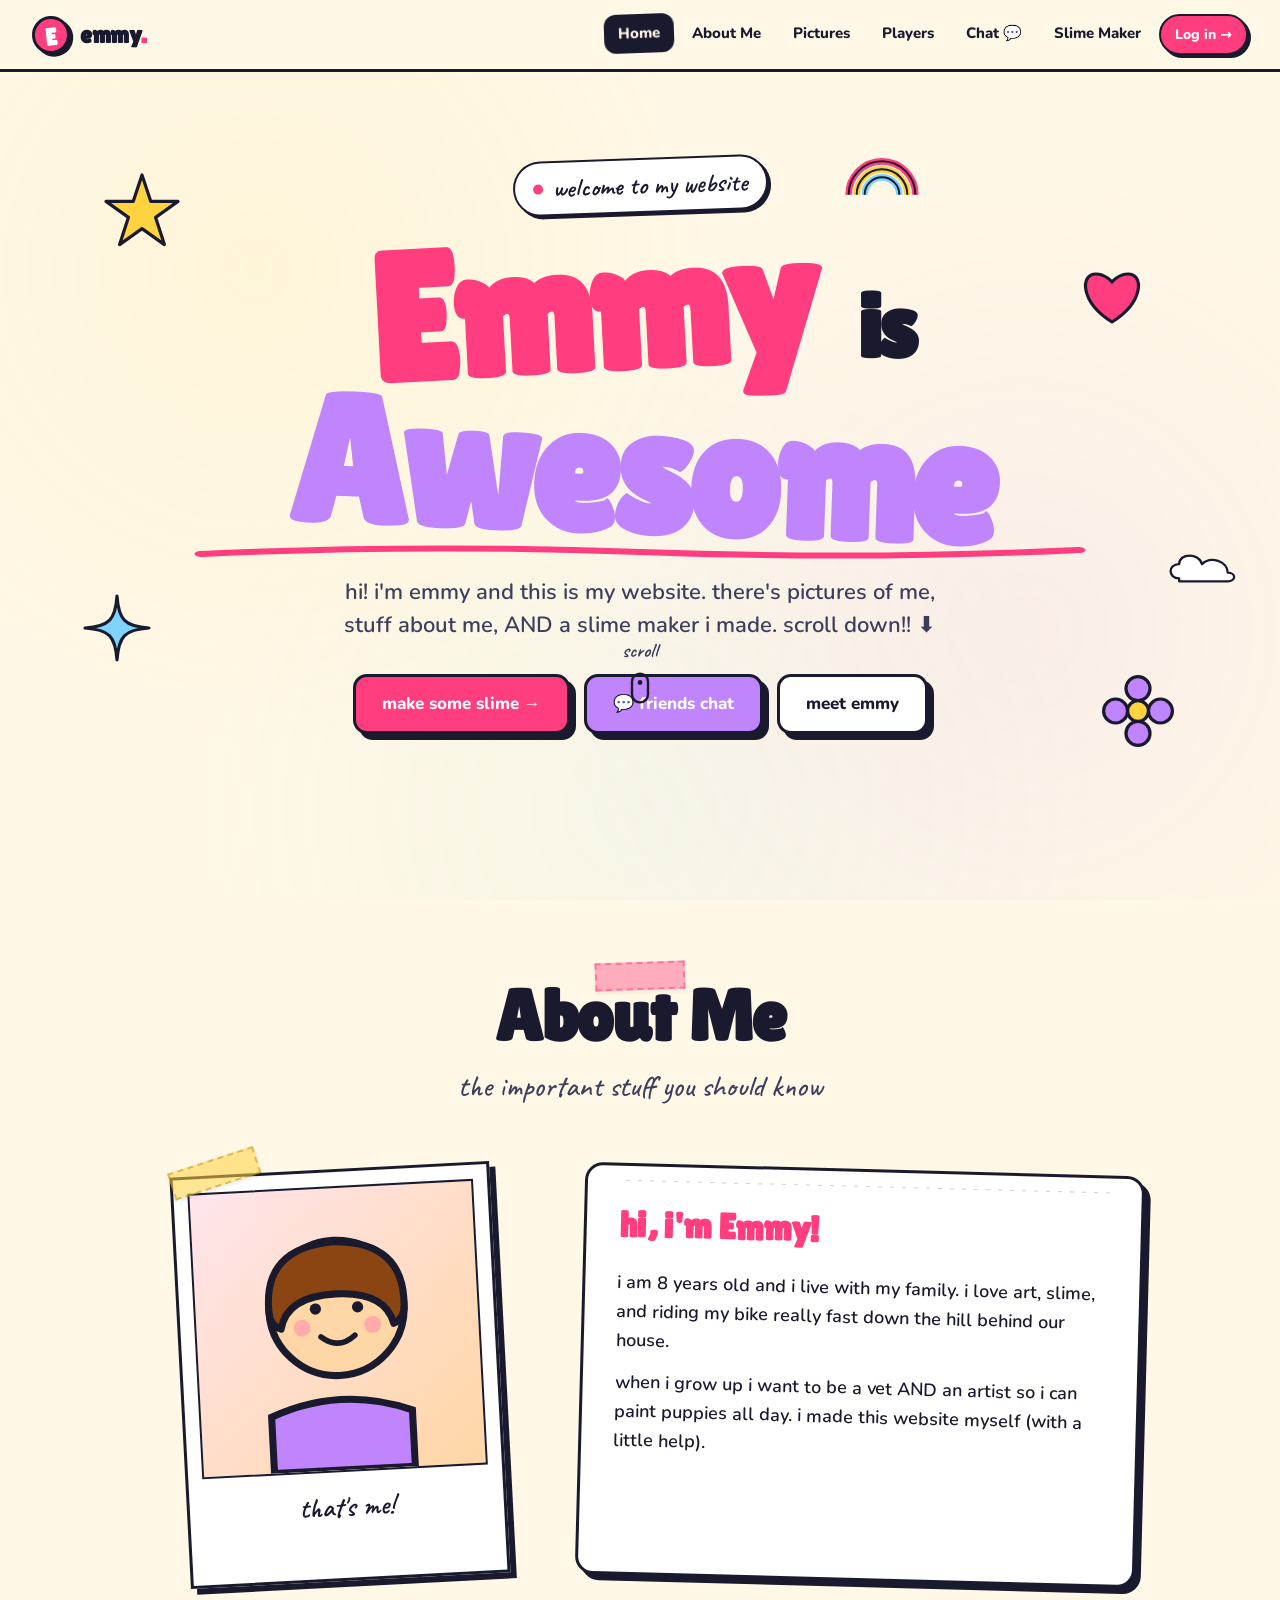
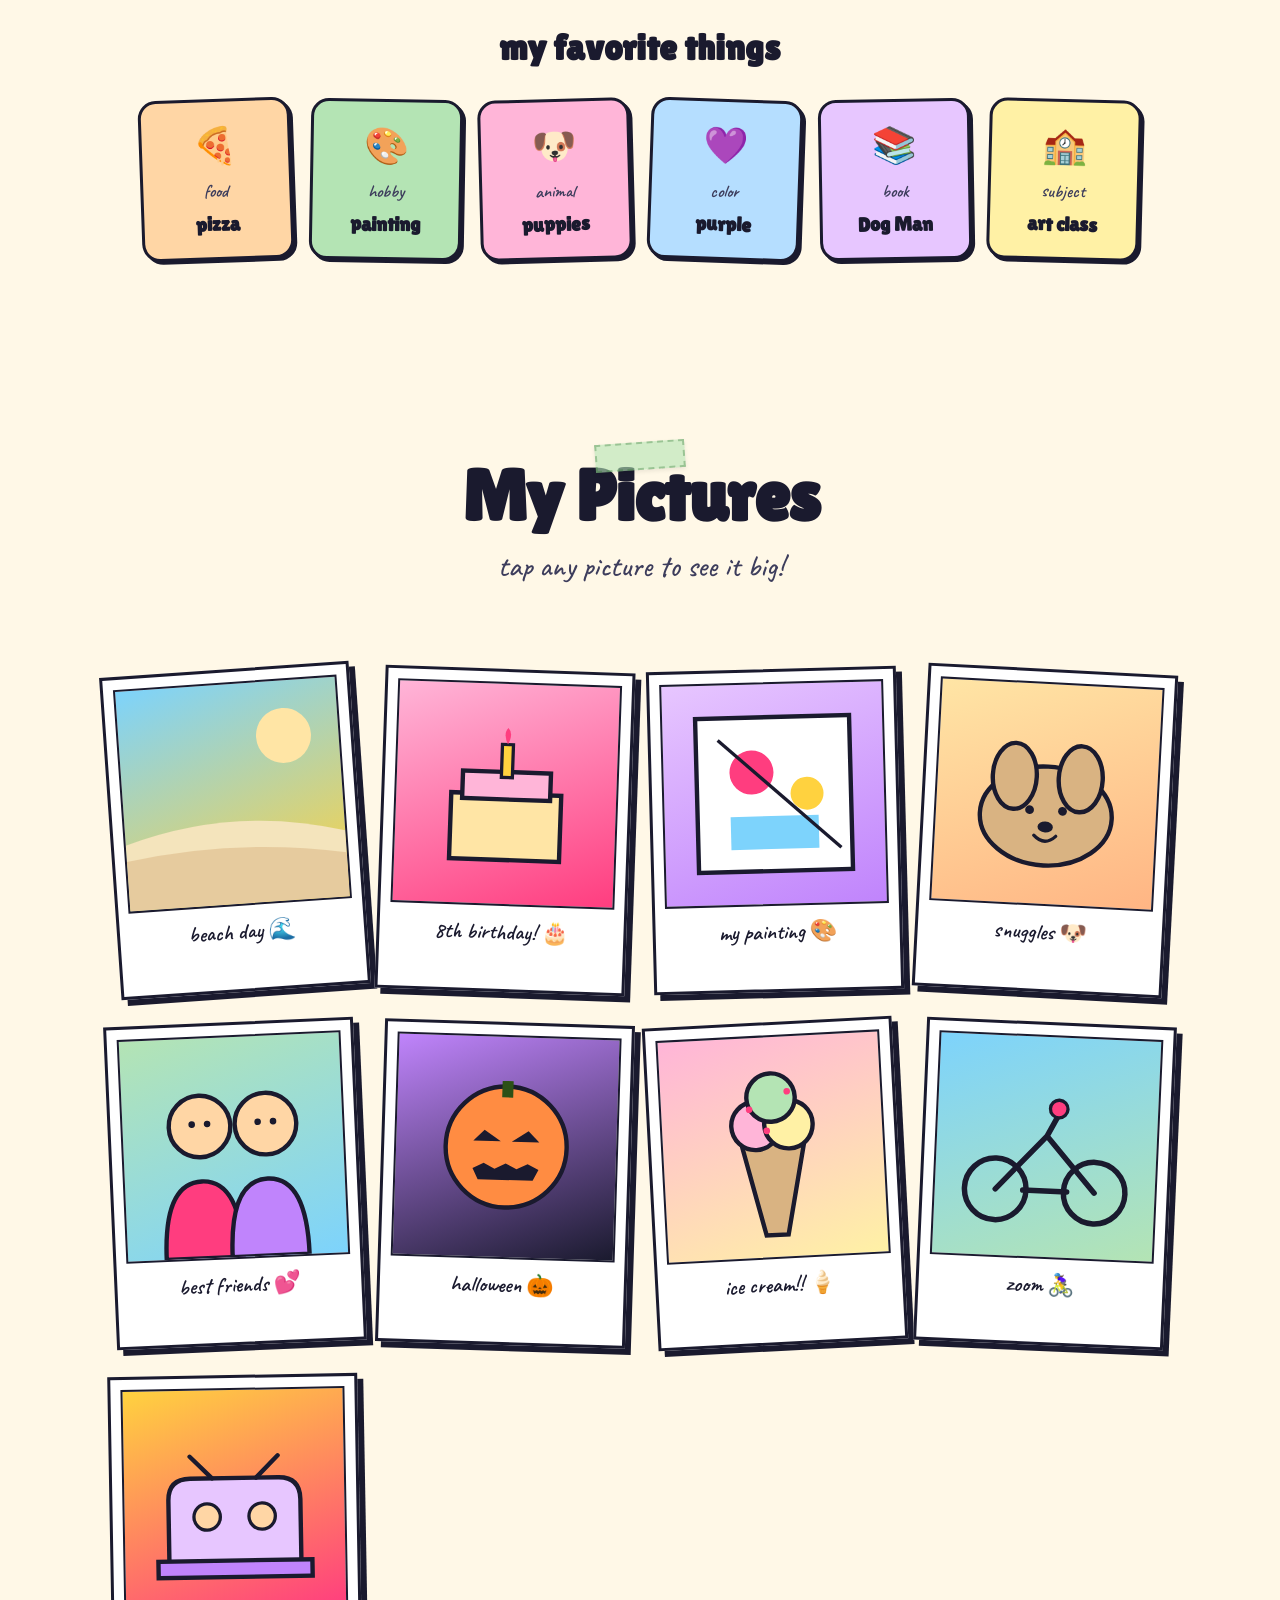
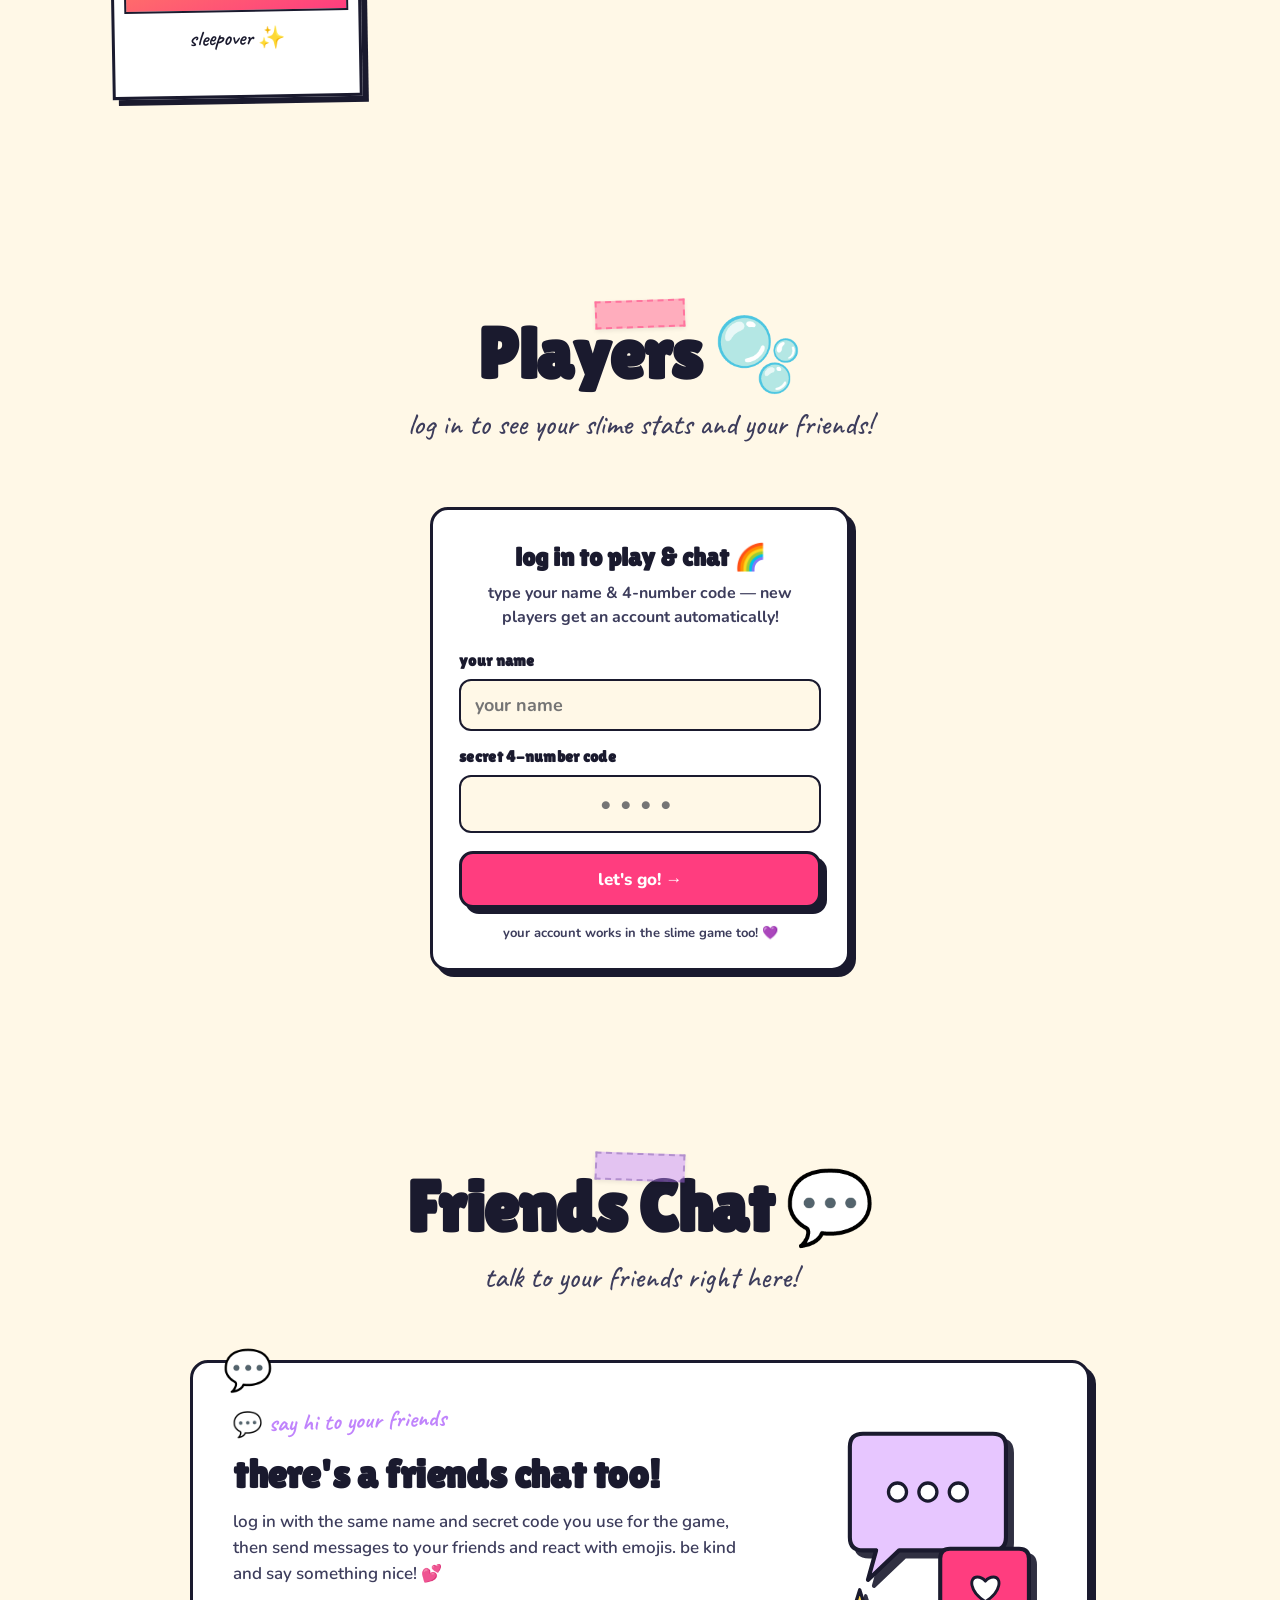
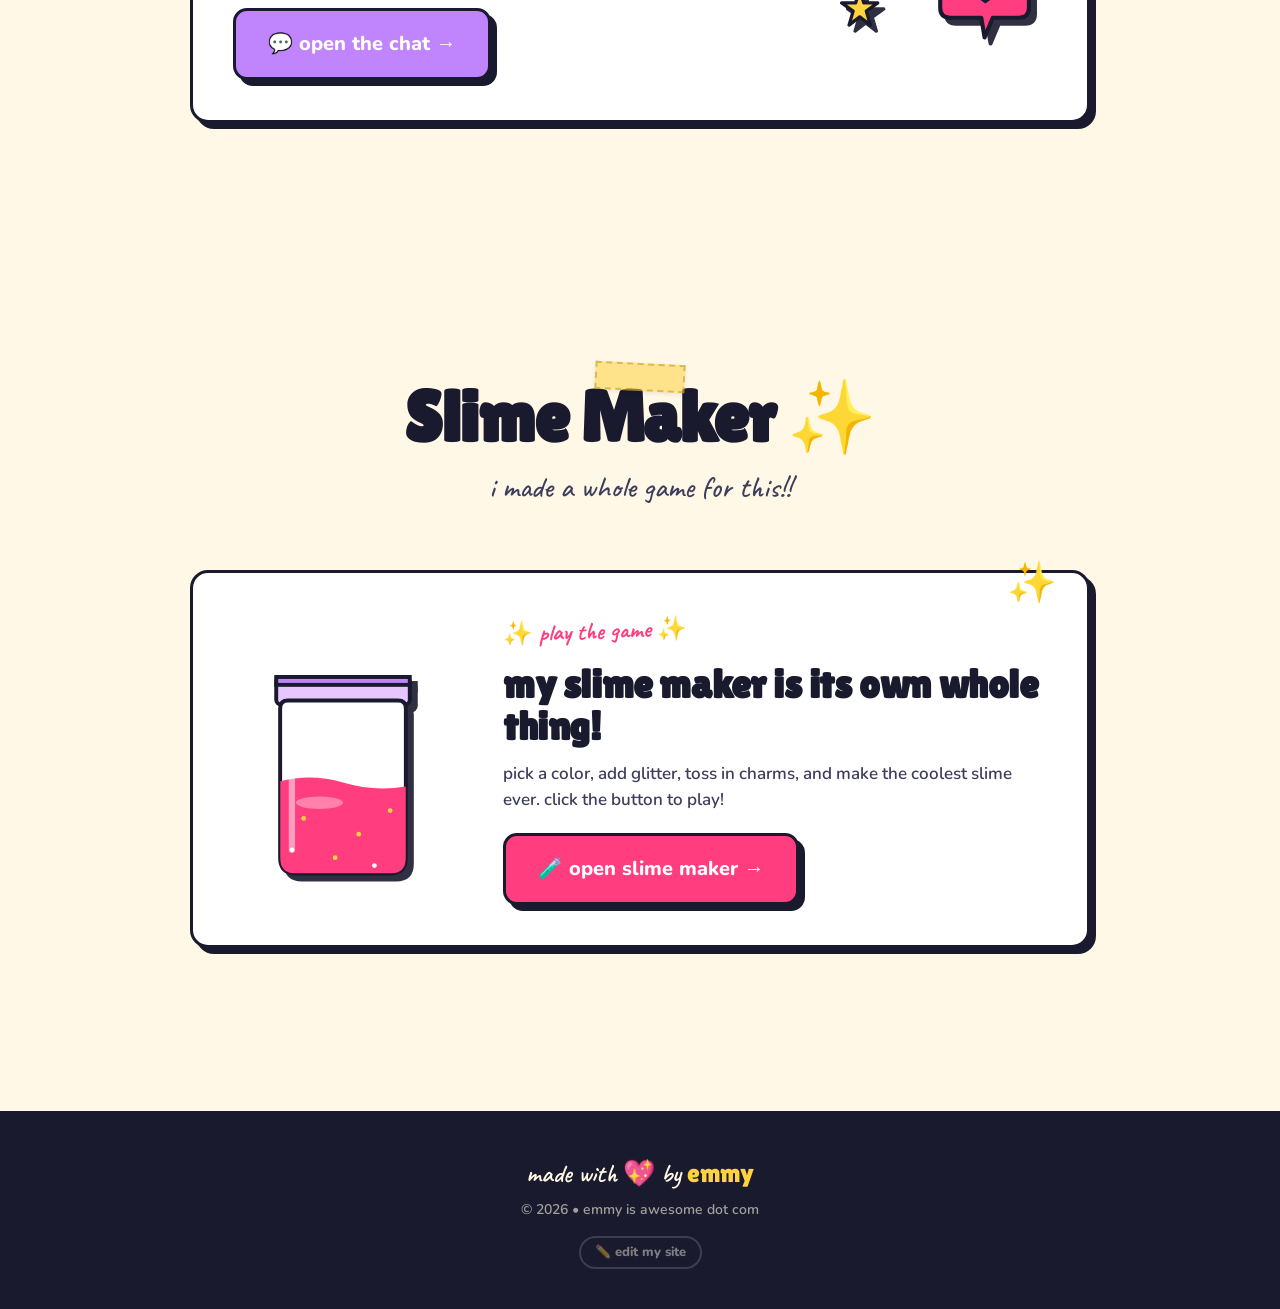
<file: index.html>
<!doctype html>
<html lang="en">
<head>
<meta charset="utf-8" />
<meta name="viewport" content="width=device-width, initial-scale=1" />
<meta name="robots" content="noindex, nofollow, noimageindex, noarchive" />
<title>Emmy is Awesome ✨</title>
<link rel="preconnect" href="https://fonts.googleapis.com">
<link rel="preconnect" href="https://fonts.gstatic.com" crossorigin>
<link rel="stylesheet" href="https://fonts.googleapis.com/css2?family=Lilita+One&family=Nunito:wght@400;600;700;800&family=Caveat:wght@500;700&display=swap">
<link rel="stylesheet" href="styles.css">
</head>
<body>

<!-- Decorative paper grain -->
<div class="paper" aria-hidden="true"></div>

<!-- Nav -->
<nav class="nav">
  <a href="#home" class="nav-logo">
    <span class="nav-logo-badge">E</span>
    <span>emmy<span class="nav-logo-dot">.</span></span>
  </a>
  <ul class="nav-links">
    <li><a href="#home" data-nav="home">Home</a></li>
    <li><a href="#about" data-nav="about">About Me</a></li>
    <li><a href="#pictures" data-nav="pictures">Pictures</a></li>
    <li><a href="#players" data-nav="players">Players</a></li>
    <li><a href="/chat" data-nav="chat">Chat 💬</a></li>
    <li><a href="/slimemaker" data-nav="slime">Slime Maker</a></li>
    <li id="nav-admin-item" hidden><a href="/admin" data-nav="admin">✏️ Edit Site</a></li>
    <li id="nav-auth-loggedout"><a href="#players" class="nav-auth-btn" data-nav="login">Log in →</a></li>
    <li id="nav-auth-loggedin" hidden><button type="button" class="nav-auth-btn nav-auth-out" id="nav-signout-btn"><span id="nav-username">friend</span> · sign out</button></li>
  </ul>
  <button class="nav-toggle" aria-label="Menu">
    <span></span><span></span><span></span>
  </button>
</nav>

<!-- ============================================= HOME ============================================= -->
<section id="home" class="page page-home" data-screen-label="01 Home">
  <!-- floating stickers -->
  <div class="float-stickers" aria-hidden="true">
    <svg class="st st-star" viewBox="0 0 100 100"><path d="M50 5 L61 38 L95 38 L67 58 L78 92 L50 72 L22 92 L33 58 L5 38 L39 38 Z" fill="#FFD23F" stroke="#1a1a2e" stroke-width="4" stroke-linejoin="round"/></svg>
    <svg class="st st-heart" viewBox="0 0 100 100"><path d="M50 85 C 10 60 10 25 30 25 C 42 25 50 35 50 35 C 50 35 58 25 70 25 C 90 25 90 60 50 85 Z" fill="#FF3D7F" stroke="#1a1a2e" stroke-width="4" stroke-linejoin="round"/></svg>
    <svg class="st st-sparkle" viewBox="0 0 100 100"><path d="M50 10 C 52 40 60 48 90 50 C 60 52 52 60 50 90 C 48 60 40 52 10 50 C 40 48 48 40 50 10 Z" fill="#7DD3FC" stroke="#1a1a2e" stroke-width="4" stroke-linejoin="round"/></svg>
    <svg class="st st-flower" viewBox="0 0 100 100">
      <circle cx="50" cy="22" r="15" fill="#C084FC" stroke="#1a1a2e" stroke-width="4"/>
      <circle cx="78" cy="50" r="15" fill="#C084FC" stroke="#1a1a2e" stroke-width="4"/>
      <circle cx="50" cy="78" r="15" fill="#C084FC" stroke="#1a1a2e" stroke-width="4"/>
      <circle cx="22" cy="50" r="15" fill="#C084FC" stroke="#1a1a2e" stroke-width="4"/>
      <circle cx="50" cy="50" r="13" fill="#FFD23F" stroke="#1a1a2e" stroke-width="4"/>
    </svg>
    <svg class="st st-rainbow" viewBox="0 0 120 70">
      <path d="M10 60 A 50 50 0 0 1 110 60" fill="none" stroke="#FF3D7F" stroke-width="10"/>
      <path d="M22 60 A 38 38 0 0 1 98 60" fill="none" stroke="#FFD23F" stroke-width="10"/>
      <path d="M34 60 A 26 26 0 0 1 86 60" fill="none" stroke="#7DD3FC" stroke-width="10"/>
      <path d="M10 60 A 50 50 0 0 1 110 60 M22 60 A 38 38 0 0 1 98 60 M34 60 A 26 26 0 0 1 86 60" fill="none" stroke="#1a1a2e" stroke-width="3"/>
    </svg>
    <svg class="st st-cloud" viewBox="0 0 140 80">
      <path d="M30 60 C 10 60 10 35 30 35 C 30 15 65 15 70 35 C 85 20 115 30 115 50 C 130 50 130 65 115 65 L 30 65 Z" fill="#fff" stroke="#1a1a2e" stroke-width="4" stroke-linejoin="round"/>
    </svg>
  </div>

  <div class="home-inner">
    <p class="home-kicker">
      <span class="home-kicker-dot"></span>
      <span data-cms="home.kicker">welcome to my website</span>
    </p>
    <h1 class="home-title" aria-label="Emmy is awesome">
      <span class="word w1">Emmy</span>
      <span class="word w2">is</span>
      <span class="word w3">Awesome</span>
      <svg class="home-underline" viewBox="0 0 400 20" preserveAspectRatio="none"><path d="M5 12 Q 100 2, 200 10 T 395 8" fill="none" stroke="#FF3D7F" stroke-width="6" stroke-linecap="round"/></svg>
    </h1>
    <p class="home-sub" data-cms="home.subtitle">hi! i'm emmy and this is my website. there's pictures of me, stuff about me, AND a slime maker i made. scroll down!! ⬇</p>

    <div class="home-ctas">
      <a href="/slimemaker" class="btn btn-primary" data-cms="home.ctaPrimary">make some slime →</a>
      <a href="/chat" class="btn btn-chat" data-cms="home.ctaChat">💬 friends chat</a>
      <a href="#about" class="btn btn-ghost" data-cms="home.ctaGhost">meet emmy</a>
    </div>

    <!-- scroll hint -->
    <div class="scroll-hint" aria-hidden="true">
      <span>scroll</span>
      <svg viewBox="0 0 24 40"><rect x="2" y="2" width="20" height="36" rx="10" fill="none" stroke="#1a1a2e" stroke-width="3"/><circle cx="12" cy="12" r="3" fill="#1a1a2e"><animate attributeName="cy" values="12;24;12" dur="1.8s" repeatCount="indefinite"/></circle></svg>
    </div>
  </div>
</section>

<!-- ============================================= ABOUT ============================================= -->
<section id="about" class="page page-about" data-screen-label="02 About">
  <div class="section-head reveal">
    <span class="tape tape-pink"></span>
    <h2 class="section-title" data-cms="about.title">About Me</h2>
    <p class="section-dek" data-cms="about.dek">the important stuff you should know</p>
  </div>

  <div class="about-grid">
    <!-- Big polaroid -->
    <div class="about-photo reveal" style="--r: -3deg">
      <div class="polaroid">
        <div class="polaroid-img" data-cms-img="about.polaroidImage" style="background: linear-gradient(135deg,#FFE5EC,#FFD6A5);">
          <svg viewBox="0 0 200 200" class="placeholder-girl">
            <circle cx="100" cy="85" r="48" fill="#FFD6A5" stroke="#1a1a2e" stroke-width="5"/>
            <path d="M52 85 Q 50 40 100 38 Q 150 40 148 85 Q 148 95 140 98 Q 135 75 100 75 Q 65 75 60 98 Q 52 95 52 85 Z" fill="#8B4513" stroke="#1a1a2e" stroke-width="5" stroke-linejoin="round"/>
            <circle cx="85" cy="85" r="4" fill="#1a1a2e"/>
            <circle cx="115" cy="85" r="4" fill="#1a1a2e"/>
            <path d="M88 105 Q 100 115 112 105" fill="none" stroke="#1a1a2e" stroke-width="4" stroke-linecap="round"/>
            <circle cx="75" cy="98" r="6" fill="#FF99B0" opacity="0.7"/>
            <circle cx="125" cy="98" r="6" fill="#FF99B0" opacity="0.7"/>
            <path d="M50 200 L 50 160 Q 100 140 150 160 L 150 200 Z" fill="#C084FC" stroke="#1a1a2e" stroke-width="5"/>
          </svg>
        </div>
        <p class="polaroid-caption" data-cms="about.polaroidCaption">that's me!</p>
      </div>
      <span class="tape tape-yellow tl"></span>
    </div>

    <!-- Bio card -->
    <div class="bio-card reveal" style="--r: 1.5deg">
      <h3 data-cms="about.heading">hi, i'm Emmy!</h3>
      <p data-cms="about.bio1">i am 8 years old and i live with my family. i love art, slime, and riding my bike really fast down the hill behind our house.</p>
      <p data-cms="about.bio2">when i grow up i want to be a vet AND an artist so i can paint puppies all day. i made this website myself (with a little help).</p>
    </div>

    <!-- Favorites grid -->
    <div class="favorites reveal">
      <h3 class="fav-title" data-cms="about.favTitle">my favorite things</h3>
      <div class="fav-grid">
        <div class="fav" style="--c:#FFD6A5; --r:-2deg"><span class="fav-emoji" data-cms="about.favs.0.emoji">🍕</span><span class="fav-label" data-cms="about.favs.0.label">food</span><span class="fav-value" data-cms="about.favs.0.value">pizza</span></div>
        <div class="fav" style="--c:#B4E4B4; --r:1deg"><span class="fav-emoji" data-cms="about.favs.1.emoji">🎨</span><span class="fav-label" data-cms="about.favs.1.label">hobby</span><span class="fav-value" data-cms="about.favs.1.value">painting</span></div>
        <div class="fav" style="--c:#FFB5D8; --r:-1.5deg"><span class="fav-emoji" data-cms="about.favs.2.emoji">🐶</span><span class="fav-label" data-cms="about.favs.2.label">animal</span><span class="fav-value" data-cms="about.favs.2.value">puppies</span></div>
        <div class="fav" style="--c:#B5DEFF; --r:2deg"><span class="fav-emoji" data-cms="about.favs.3.emoji">💜</span><span class="fav-label" data-cms="about.favs.3.label">color</span><span class="fav-value" data-cms="about.favs.3.value">purple</span></div>
        <div class="fav" style="--c:#E7C6FF; --r:-1deg"><span class="fav-emoji" data-cms="about.favs.4.emoji">📚</span><span class="fav-label" data-cms="about.favs.4.label">book</span><span class="fav-value" data-cms="about.favs.4.value">Dog Man</span></div>
        <div class="fav" style="--c:#FFF1A5; --r:1.5deg"><span class="fav-emoji" data-cms="about.favs.5.emoji">🏫</span><span class="fav-label" data-cms="about.favs.5.label">subject</span><span class="fav-value" data-cms="about.favs.5.value">art class</span></div>
      </div>
    </div>
  </div>
</section>

<!-- ============================================= PICTURES ============================================= -->
<section id="pictures" class="page page-pictures" data-screen-label="03 Pictures">
  <div class="section-head reveal">
    <span class="tape tape-mint"></span>
    <h2 class="section-title" data-cms="pictures.title">My Pictures</h2>
    <p class="section-dek" data-cms="pictures.dek">tap any picture to see it big!</p>
  </div>

  <div class="sticker-gallery">
    <!-- 9 placeholder photos with different playful backgrounds -->
    <figure class="photo reveal" style="--r:-4deg" data-caption="me at the beach!">
      <div class="photo-inner" data-cms-img="pictures.photos.0.image" style="background:linear-gradient(160deg,#7DD3FC 0%, #FFD23F 100%);">
        <svg viewBox="0 0 200 200"><circle cx="150" cy="50" r="25" fill="#FFE5A5"/><path d="M0 140 Q 100 110 200 140 L 200 200 L 0 200 Z" fill="#F4E4BC"/><path d="M0 155 Q 100 140 200 160 L 200 200 L 0 200 Z" fill="#D9B382" opacity="0.5"/></svg>
      </div>
      <figcaption data-cms="pictures.photos.0.caption">beach day 🌊</figcaption>
    </figure>

    <figure class="photo reveal" style="--r:2deg" data-caption="my birthday cake">
      <div class="photo-inner" data-cms-img="pictures.photos.1.image" style="background:linear-gradient(160deg,#FFB5D8,#FF3D7F);">
        <svg viewBox="0 0 200 200"><rect x="50" y="100" width="100" height="60" fill="#FFE5A5" stroke="#1a1a2e" stroke-width="4"/><rect x="60" y="80" width="80" height="25" fill="#FFB5D8" stroke="#1a1a2e" stroke-width="4"/><rect x="95" y="55" width="10" height="30" fill="#FFD23F" stroke="#1a1a2e" stroke-width="3"/><path d="M100 55 Q 95 45 100 40 Q 105 45 100 55 Z" fill="#FF3D7F"/></svg>
      </div>
      <figcaption data-cms="pictures.photos.1.caption">8th birthday! 🎂</figcaption>
    </figure>

    <figure class="photo reveal" style="--r:-1.5deg" data-caption="art i made">
      <div class="photo-inner" data-cms-img="pictures.photos.2.image" style="background:linear-gradient(160deg,#E7C6FF,#C084FC);">
        <svg viewBox="0 0 200 200"><rect x="30" y="30" width="140" height="140" fill="#fff" stroke="#1a1a2e" stroke-width="4"/><circle cx="80" cy="80" r="20" fill="#FF3D7F"/><circle cx="130" cy="100" r="15" fill="#FFD23F"/><rect x="60" y="120" width="80" height="30" fill="#7DD3FC"/><path d="M50 50 L 160 150" stroke="#1a1a2e" stroke-width="3"/></svg>
      </div>
      <figcaption data-cms="pictures.photos.2.caption">my painting 🎨</figcaption>
    </figure>

    <figure class="photo reveal" style="--r:3deg" data-caption="puppy snuggles">
      <div class="photo-inner" data-cms-img="pictures.photos.3.image" style="background:linear-gradient(160deg,#FFE5A5,#FFB584);">
        <svg viewBox="0 0 200 200"><ellipse cx="100" cy="120" rx="60" ry="45" fill="#D9B382" stroke="#1a1a2e" stroke-width="4"/><ellipse cx="70" cy="85" rx="20" ry="30" fill="#D9B382" stroke="#1a1a2e" stroke-width="4"/><ellipse cx="130" cy="85" rx="20" ry="30" fill="#D9B382" stroke="#1a1a2e" stroke-width="4"/><circle cx="85" cy="115" r="4" fill="#1a1a2e"/><circle cx="115" cy="115" r="4" fill="#1a1a2e"/><ellipse cx="100" cy="130" rx="7" ry="5" fill="#1a1a2e"/><path d="M90 138 Q 100 148 110 138" fill="none" stroke="#1a1a2e" stroke-width="3" stroke-linecap="round"/></svg>
      </div>
      <figcaption data-cms="pictures.photos.3.caption">snuggles 🐶</figcaption>
    </figure>

    <figure class="photo reveal" style="--r:-2.5deg" data-caption="me and my bestie">
      <div class="photo-inner" data-cms-img="pictures.photos.4.image" style="background:linear-gradient(160deg,#B4E4B4,#7DD3FC);">
        <svg viewBox="0 0 200 200"><circle cx="70" cy="80" r="28" fill="#FFD6A5" stroke="#1a1a2e" stroke-width="4"/><circle cx="130" cy="80" r="28" fill="#FFD6A5" stroke="#1a1a2e" stroke-width="4"/><path d="M35 200 Q 35 130 70 130 Q 105 130 105 200 Z" fill="#FF3D7F" stroke="#1a1a2e" stroke-width="4"/><path d="M95 200 Q 95 130 130 130 Q 165 130 165 200 Z" fill="#C084FC" stroke="#1a1a2e" stroke-width="4"/><circle cx="63" cy="78" r="3" fill="#1a1a2e"/><circle cx="77" cy="78" r="3" fill="#1a1a2e"/><circle cx="123" cy="78" r="3" fill="#1a1a2e"/><circle cx="137" cy="78" r="3" fill="#1a1a2e"/></svg>
      </div>
      <figcaption data-cms="pictures.photos.4.caption">best friends 💕</figcaption>
    </figure>

    <figure class="photo reveal" style="--r:1.8deg" data-caption="halloween!">
      <div class="photo-inner" data-cms-img="pictures.photos.5.image" style="background:linear-gradient(160deg,#C084FC,#1a1a2e);">
        <svg viewBox="0 0 200 200"><circle cx="100" cy="100" r="55" fill="#FF8C42" stroke="#1a1a2e" stroke-width="4"/><polygon points="80,85 95,95 70,95" fill="#1a1a2e"/><polygon points="120,85 130,95 105,95" fill="#1a1a2e"/><path d="M70 120 L 80 115 L 90 120 L 100 115 L 110 120 L 120 115 L 130 120 L 125 130 L 75 130 Z" fill="#1a1a2e"/><rect x="95" y="40" width="10" height="15" fill="#2d5016"/></svg>
      </div>
      <figcaption data-cms="pictures.photos.5.caption">halloween 🎃</figcaption>
    </figure>

    <figure class="photo reveal" style="--r:-3deg" data-caption="ice cream day">
      <div class="photo-inner" data-cms-img="pictures.photos.6.image" style="background:linear-gradient(160deg,#FFB5D8,#FFF1A5);">
        <svg viewBox="0 0 200 200"><path d="M70 90 L 130 90 L 110 180 L 90 180 Z" fill="#D9B382" stroke="#1a1a2e" stroke-width="4"/><circle cx="85" cy="80" r="22" fill="#FFB5D8" stroke="#1a1a2e" stroke-width="4"/><circle cx="115" cy="80" r="22" fill="#FFF1A5" stroke="#1a1a2e" stroke-width="4"/><circle cx="100" cy="55" r="22" fill="#B4E4B4" stroke="#1a1a2e" stroke-width="4"/><circle cx="80" cy="65" r="3" fill="#FF3D7F"/><circle cx="115" cy="50" r="3" fill="#FF3D7F"/><circle cx="95" cy="85" r="3" fill="#FF3D7F"/></svg>
      </div>
      <figcaption data-cms="pictures.photos.6.caption">ice cream!! 🍦</figcaption>
    </figure>

    <figure class="photo reveal" style="--r:2.5deg" data-caption="bike ride">
      <div class="photo-inner" data-cms-img="pictures.photos.7.image" style="background:linear-gradient(160deg,#7DD3FC,#B4E4B4);">
        <svg viewBox="0 0 200 200"><circle cx="55" cy="140" r="28" fill="none" stroke="#1a1a2e" stroke-width="5"/><circle cx="145" cy="140" r="28" fill="none" stroke="#1a1a2e" stroke-width="5"/><path d="M55 140 L 100 90 L 145 140 M 100 90 L 110 70 M 80 140 L 120 140" stroke="#1a1a2e" stroke-width="5" fill="none" stroke-linecap="round"/><circle cx="110" cy="65" r="8" fill="#FF3D7F" stroke="#1a1a2e" stroke-width="3"/></svg>
      </div>
      <figcaption data-cms="pictures.photos.7.caption">zoom 🚴‍♀️</figcaption>
    </figure>

    <figure class="photo reveal" style="--r:-1deg" data-caption="sleepover squad">
      <div class="photo-inner" data-cms-img="pictures.photos.8.image" style="background:linear-gradient(160deg,#FFD23F,#FF3D7F);">
        <svg viewBox="0 0 200 200"><path d="M40 160 L 40 100 Q 40 80 60 80 L 140 80 Q 160 80 160 100 L 160 160 Z" fill="#E7C6FF" stroke="#1a1a2e" stroke-width="4"/><rect x="30" y="155" width="140" height="15" fill="#C084FC" stroke="#1a1a2e" stroke-width="4"/><circle cx="75" cy="115" r="12" fill="#FFD6A5" stroke="#1a1a2e" stroke-width="3"/><circle cx="125" cy="115" r="12" fill="#FFD6A5" stroke="#1a1a2e" stroke-width="3"/><path d="M60 60 L 80 80 M 120 80 L 140 60" stroke="#1a1a2e" stroke-width="4" stroke-linecap="round"/></svg>
      </div>
      <figcaption data-cms="pictures.photos.8.caption">sleepover ✨</figcaption>
    </figure>
  </div>
</section>

<!-- ============================================= SLIME ============================================= -->
<!-- ============================================= PLAYERS ============================================= -->
<section id="players" class="page page-players" data-screen-label="04 Players">
  <div class="section-head reveal">
    <span class="tape tape-pink"></span>
    <h2 class="section-title" data-cms="players.title">Players 🫧</h2>
    <p class="section-dek" data-cms="players.dek">log in to see your slime stats and your friends!</p>
  </div>

  <!-- Logged out: same login as the slime game (shown by default; hidden once a session resolves) -->
  <div id="players-signin" class="players-card reveal">
    <h3 class="players-card-title" id="auth-title">log in to play &amp; chat 🌈</h3>
    <p class="players-card-sub" id="auth-sub">type your name &amp; 4-number code — new players get an account automatically!</p>
    <form id="login-form" class="login-form" autocomplete="off">
      <label class="login-label">your name
        <input id="login-username" type="text" maxlength="20" autocapitalize="off"
               autocorrect="off" spellcheck="false" placeholder="your name" />
      </label>
      <label class="login-label">secret 4-number code
        <input id="login-code" type="text" inputmode="numeric" pattern="\d*"
               maxlength="4" placeholder="••••" />
      </label>
      <p id="login-error" class="login-error" hidden></p>
      <button type="submit" class="btn btn-primary" id="login-btn">let's go! →</button>
    </form>
    <p class="players-card-note">your account works in the slime game too! 💜</p>
  </div>

  <!-- Logged in: your stats + everyone's profiles -->
  <div id="players-app" hidden>
    <div id="bday-banner" class="bday-banner" hidden></div>
    <div id="me-card" class="me-card reveal"></div>
    <div id="whats-new" class="whats-new"></div>
    <div id="most-loved" class="most-loved"></div>
    <h3 class="players-friends-title">everyone's slimes 🌈</h3>
    <div id="players-grid" class="players-grid"></div>
    <div id="guestbook" class="guestbook"></div>
  </div>
</section>

<!-- ============================================= CHAT ============================================= -->
<section id="chat" class="page page-chat" data-screen-label="05 Chat">
  <div class="section-head reveal">
    <span class="tape tape-lav"></span>
    <h2 class="section-title" data-cms="chat.title">Friends Chat 💬</h2>
    <p class="section-dek" data-cms="chat.dek">talk to your friends right here!</p>
  </div>

  <div class="chat-cta reveal">
    <div class="chat-cta-copy">
      <p class="chat-cta-kicker" data-cms="chat.ctaKicker">💬 say hi to your friends</p>
      <h3 class="chat-cta-title" data-cms="chat.ctaTitle">there's a friends chat too!</h3>
      <p class="chat-cta-text" data-cms="chat.ctaText">log in with the same name and secret code you use for the game, then send messages to your friends and react with emojis. be kind and say something nice! 💕</p>
      <a href="/chat" class="btn btn-chat btn-big chat-cta-btn" data-cms="chat.ctaBtn">💬 open the chat →</a>
    </div>

    <!-- Decorative speech bubbles -->
    <div class="chat-cta-art" aria-hidden="true">
      <svg viewBox="0 0 280 300" preserveAspectRatio="xMidYMid meet">
        <!-- big lavender bubble with typing dots -->
        <path d="M40 40 Q40 24 56 24 L214 24 Q230 24 230 40 L230 150 Q230 166 214 166 L100 166 L62 202 L72 166 L56 166 Q40 166 40 150 Z"
              fill="#E7C6FF" stroke="#1a1a2e" stroke-width="5" stroke-linejoin="round"/>
        <circle cx="98" cy="95" r="11" fill="#fff" stroke="#1a1a2e" stroke-width="4"/>
        <circle cx="135" cy="95" r="11" fill="#fff" stroke="#1a1a2e" stroke-width="4"/>
        <circle cx="172" cy="95" r="11" fill="#fff" stroke="#1a1a2e" stroke-width="4"/>
        <!-- small pink bubble with a heart -->
        <path d="M150 176 Q150 164 162 164 L246 164 Q258 164 258 176 L258 236 Q258 248 246 248 L214 248 L204 272 L200 248 L162 248 Q150 248 150 236 Z"
              fill="#FF3D7F" stroke="#1a1a2e" stroke-width="5" stroke-linejoin="round"/>
        <g transform="translate(180,186) scale(0.5)">
          <path d="M50 85 C 10 60 10 25 30 25 C 42 25 50 35 50 35 C 50 35 58 25 70 25 C 90 25 90 60 50 85 Z"
                fill="#fff" stroke="#1a1a2e" stroke-width="7" stroke-linejoin="round"/>
        </g>
        <!-- yellow star accent -->
        <path d="M52 214 L57 230 L74 230 L60 240 L65 257 L52 247 L39 257 L44 240 L30 230 L47 230 Z"
              fill="#FFD23F" stroke="#1a1a2e" stroke-width="4" stroke-linejoin="round"/>
      </svg>
    </div>
  </div>
</section>

<!-- ============================================= SLIME MAKER ============================================= -->
<section id="slime" class="page page-slime" data-screen-label="06 Slime Maker">
  <div class="section-head reveal">
    <span class="tape tape-yellow"></span>
    <h2 class="section-title" data-cms="slime.title">Slime Maker ✨</h2>
    <p class="section-dek" data-cms="slime.dek">i made a whole game for this!!</p>
  </div>

  <div class="slime-cta reveal">
    <!-- Decorative jar -->
    <div class="slime-cta-jar" aria-hidden="true">
      <svg viewBox="0 0 280 340" preserveAspectRatio="xMidYMid meet">
        <defs>
          <clipPath id="jarClip">
            <path d="M60 110 Q 60 100 70 100 L 210 100 Q 220 100 220 110 L 220 300 Q 220 320 200 320 L 80 320 Q 60 320 60 300 Z"/>
          </clipPath>
        </defs>
        <rect x="55" y="70" width="170" height="35" rx="6" fill="#E7C6FF" stroke="#1a1a2e" stroke-width="5"/>
        <rect x="55" y="70" width="170" height="10" fill="#C084FC" stroke="#1a1a2e" stroke-width="5"/>
        <path d="M60 110 Q 60 100 70 100 L 210 100 Q 220 100 220 110 L 220 300 Q 220 320 200 320 L 80 320 Q 60 320 60 300 Z" fill="#fff" stroke="#1a1a2e" stroke-width="5"/>
        <g clip-path="url(#jarClip)">
          <path d="M 40 200 Q 80 180 140 195 Q 200 210 240 195 L 240 340 L 40 340 Z" fill="#FF3D7F">
            <animate attributeName="d"
              values="M 40 200 Q 80 180 140 195 Q 200 210 240 195 L 240 340 L 40 340 Z;
                      M 40 210 Q 90 190 140 205 Q 190 220 240 205 L 240 340 L 40 340 Z;
                      M 40 200 Q 80 180 140 195 Q 200 210 240 195 L 240 340 L 40 340 Z"
              dur="4s" repeatCount="indefinite"/>
          </path>
          <ellipse cx="110" cy="230" rx="30" ry="8" fill="#fff" opacity="0.35"/>
          <circle cx="90" cy="250" r="3" fill="#FFD23F"/>
          <circle cx="160" cy="270" r="3" fill="#FFD23F"/>
          <circle cx="130" cy="300" r="3" fill="#FFD23F"/>
          <circle cx="200" cy="240" r="3" fill="#FFD23F"/>
          <circle cx="75" cy="290" r="3" fill="#fff"/>
          <circle cx="180" cy="310" r="3" fill="#fff"/>
        </g>
        <path d="M 75 130 L 75 290" stroke="#fff" stroke-width="8" opacity="0.5" stroke-linecap="round"/>
      </svg>
    </div>

    <div class="slime-cta-copy">
      <p class="slime-cta-kicker" data-cms="slime.ctaKicker">✨ play the game ✨</p>
      <h3 class="slime-cta-title" data-cms="slime.ctaTitle">my slime maker is its own whole thing!</h3>
      <p class="slime-cta-text" data-cms="slime.ctaText">pick a color, add glitter, toss in charms, and make the coolest slime ever. click the button to play!</p>
      <a href="/slimemaker" class="btn btn-primary btn-big slime-cta-btn" data-cms="slime.ctaBtn">🧪 open slime maker →</a>
    </div>
  </div>
</section>

<!-- ============================================= FOOTER ============================================= -->
<footer class="footer">
  <div class="footer-inner">
    <p class="footer-sig">made with <span class="heart">💖</span> by <strong>emmy</strong></p>
    <p class="footer-year" data-cms="footer.year">© 2026 • emmy is awesome dot com</p>
    <a class="footer-edit" id="footer-edit" href="/admin" hidden>✏️ edit my site</a>
  </div>
</footer>

<!-- Lightbox -->
<div class="lightbox" id="lightbox" role="dialog" aria-hidden="true">
  <button class="lightbox-close" aria-label="Close">✕</button>
  <div class="lightbox-content"></div>
</div>

<!-- Player profile modal -->
<div class="player-modal" id="player-modal" role="dialog" aria-hidden="true">
  <div class="player-modal-card">
    <button class="player-modal-close" aria-label="Close">✕</button>
    <div id="player-modal-body"></div>
  </div>
</div>


<script>
// ============ NAV ============
const toggle = document.querySelector('.nav-toggle');
const navLinksEl = document.querySelector('.nav-links');
toggle?.addEventListener('click', () => {
  toggle.classList.toggle('open');
  navLinksEl.classList.toggle('open');
});
document.querySelectorAll('.nav-links a, .nav-links button').forEach(a => {
  a.addEventListener('click', () => {
    toggle?.classList.remove('open');
    navLinksEl?.classList.remove('open');
  });
});

// Active section highlighting
const sections = document.querySelectorAll('.page');
const navLinkEls = document.querySelectorAll('.nav-links a');
const activeObserver = new IntersectionObserver((entries) => {
  entries.forEach(entry => {
    if (entry.isIntersecting) {
      const id = entry.target.id;
      navLinkEls.forEach(l => l.classList.toggle('active', l.getAttribute('href') === '#' + id));
    }
  });
}, { rootMargin: '-40% 0px -50% 0px' });
sections.forEach(s => activeObserver.observe(s));

// ============ SCROLL REVEAL ============
const revealObserver = new IntersectionObserver((entries) => {
  entries.forEach(entry => {
    if (entry.isIntersecting) {
      entry.target.classList.add('in');
      revealObserver.unobserve(entry.target);
    }
  });
}, { threshold: 0.12, rootMargin: '0px 0px -60px 0px' });
document.querySelectorAll('.reveal').forEach(el => revealObserver.observe(el));

// ============ LIGHTBOX ============
const lightbox = document.getElementById('lightbox');
const lightboxContent = lightbox.querySelector('.lightbox-content');
const lightboxClose = lightbox.querySelector('.lightbox-close');
document.querySelectorAll('.photo').forEach(photo => {
  photo.addEventListener('click', () => {
    lightboxContent.innerHTML = photo.innerHTML;
    lightbox.classList.add('open');
    lightbox.setAttribute('aria-hidden', 'false');
  });
});
function closeLightbox() {
  lightbox.classList.remove('open');
  lightbox.setAttribute('aria-hidden', 'true');
}
lightboxClose.addEventListener('click', closeLightbox);
lightbox.addEventListener('click', (e) => { if (e.target === lightbox) closeLightbox(); });
document.addEventListener('keydown', (e) => { if (e.key === 'Escape') closeLightbox(); });

// Editable text + login + friend profiles are handled by app.js (module).
</script>
<script type="module" src="app.js"></script>
</body>
</html>
</file>
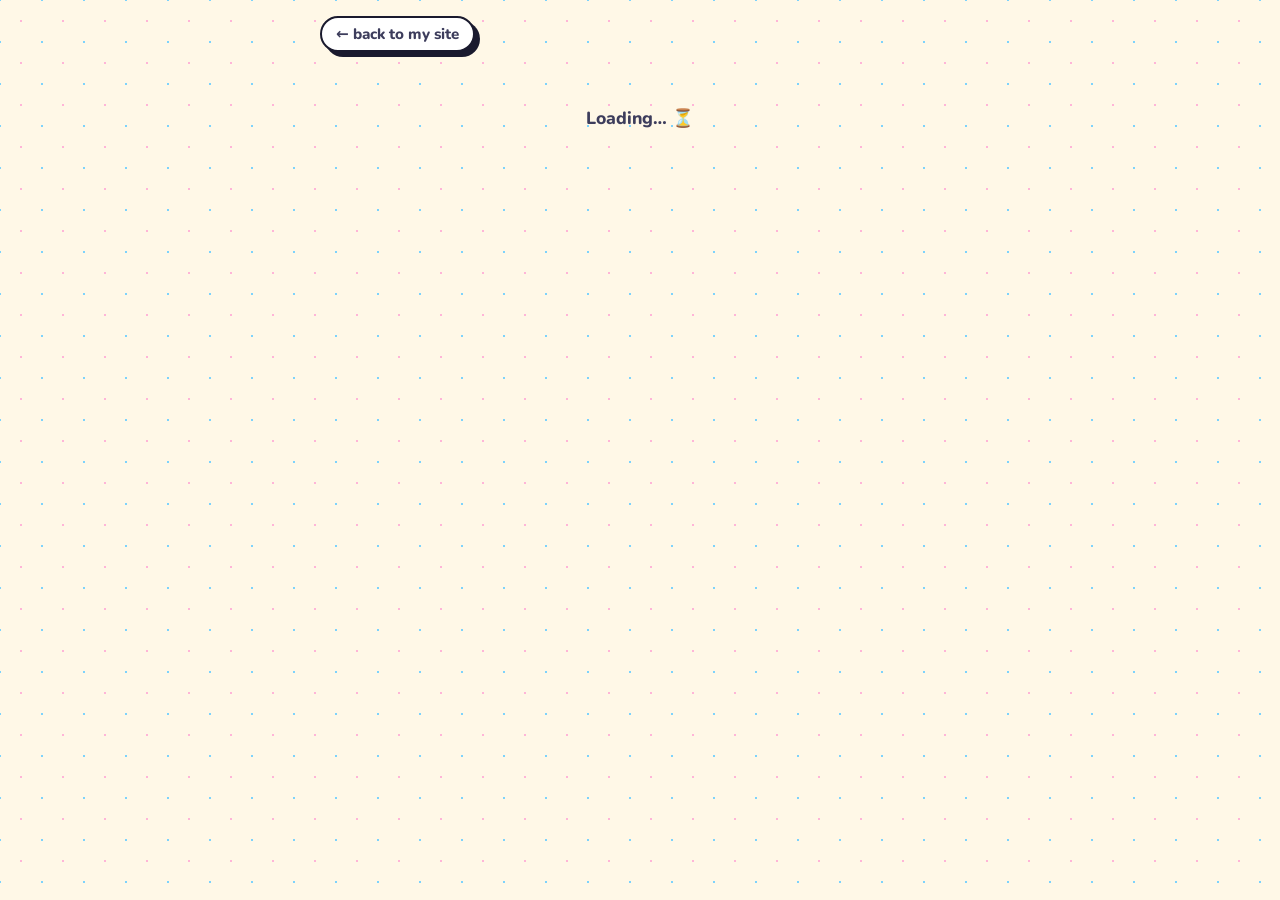
<file: admin/index.html>
<!doctype html>
<html lang="en">
<head>
<meta charset="utf-8" />
<meta name="viewport" content="width=device-width, initial-scale=1, viewport-fit=cover" />
<meta name="robots" content="noindex, nofollow, noimageindex, noarchive" />
<title>Edit my website ✨</title>
<link rel="preconnect" href="https://fonts.googleapis.com">
<link rel="preconnect" href="https://fonts.gstatic.com" crossorigin>
<link rel="stylesheet" href="https://fonts.googleapis.com/css2?family=Lilita+One&family=Nunito:wght@400;600;700;800&display=swap">
<style>
  :root{
    --ink:#1a1a2e; --ink-soft:#3d3d5c; --paper:#FFF8E7;
    --pink:#FF3D7F; --pink-soft:#FFB5D8; --yellow:#FFD23F; --yellow-soft:#FFF1A5;
    --mint:#B4E4B4; --sky:#7DD3FC; --lav:#C084FC; --lav-soft:#E7C6FF;
    --radius:18px; --pop:5px 5px 0 var(--ink);
  }
  *{box-sizing:border-box}
  html,body{margin:0;padding:0}
  body{
    font-family:'Nunito',system-ui,sans-serif; color:var(--ink); background:var(--paper);
    background-image:radial-gradient(var(--pink-soft) 1.5px, transparent 1.5px),
                     radial-gradient(var(--sky) 1.5px, transparent 1.5px);
    background-size:42px 42px; background-position:0 0,21px 21px;
    min-height:100vh; padding:max(16px,env(safe-area-inset-top)) 16px 48px; -webkit-text-size-adjust:100%;
  }
  .wrap{max-width:640px; margin:0 auto}
  h1{font-family:'Lilita One',cursive; font-weight:400; font-size:2rem; line-height:1.05; margin:.4em 0 .1em; letter-spacing:.5px}
  .sub{color:var(--ink-soft); font-weight:700; margin:0 0 1.4rem}
  .hidden{display:none !important}

  .card{background:#fff; border:3px solid var(--ink); border-radius:var(--radius); box-shadow:var(--pop); padding:1.6rem; text-align:center; margin-top:2rem}
  .card p{color:var(--ink-soft); font-weight:700; margin:.2rem 0 1.3rem}

  .btn{font-family:'Lilita One',cursive; font-weight:400; font-size:1.15rem; letter-spacing:.5px;
       border:3px solid var(--ink); border-radius:999px; padding:.7em 1.4em; cursor:pointer;
       box-shadow:var(--pop); background:var(--yellow); color:var(--ink); display:inline-block;
       text-decoration:none; transition:transform .08s, box-shadow .08s; -webkit-tap-highlight-color:transparent}
  .btn:active{transform:translate(3px,3px); box-shadow:2px 2px 0 var(--ink)}
  .btn-pink{background:var(--pink); color:#fff}
  .btn[disabled]{opacity:.55; cursor:default}

  .back-link{display:inline-block; margin-bottom:.4rem; font-weight:800; font-size:.95rem; color:var(--ink-soft);
    text-decoration:none; padding:6px 14px; border:2.5px solid var(--ink); border-radius:999px; background:#fff;
    box-shadow:var(--pop); transition:transform .08s, box-shadow .08s}
  .back-link:active{transform:translate(2px,2px); box-shadow:2px 2px 0 var(--ink)}

  .login-form{display:flex; flex-direction:column; gap:14px; text-align:left; margin-top:.5rem}
  .login-form label{font-family:'Lilita One',cursive; font-size:1.05rem; letter-spacing:.3px; display:flex; flex-direction:column; gap:6px}
  .login-form input{font-family:'Nunito',sans-serif; font-size:1.1rem; font-weight:700; color:var(--ink);
                    border:2.5px solid var(--ink); border-radius:12px; padding:.65em .7em; background:var(--paper)}
  .login-form input:focus{outline:none; border-color:var(--pink); box-shadow:0 0 0 3px var(--pink-soft)}
  #login-code{letter-spacing:8px; text-align:center; font-size:1.4rem}

  /* collapsible sections */
  details.section{background:#fff; border:3px solid var(--ink); border-radius:var(--radius); box-shadow:var(--pop); margin-bottom:1.1rem; overflow:hidden}
  details.section > summary{font-family:'Lilita One',cursive; font-size:1.25rem; letter-spacing:.4px; padding:.85em 1em; cursor:pointer; list-style:none; background:var(--yellow-soft); display:flex; justify-content:space-between; align-items:center}
  details.section > summary::-webkit-details-marker{display:none}
  details.section > summary::after{content:'▸'; transition:transform .15s}
  details.section[open] > summary::after{transform:rotate(90deg)}
  .section-body{padding:1rem 1.1rem 1.15rem}

  .field{margin-bottom:1.1rem}
  .field:last-child{margin-bottom:0}
  .field > label{display:block; font-family:'Lilita One',cursive; font-size:1.02rem; letter-spacing:.3px; margin-bottom:.4rem}
  .field input[type=text], .field textarea{width:100%; font-family:'Nunito',sans-serif; font-size:1.05rem; font-weight:700;
    color:var(--ink); border:2.5px solid var(--ink); border-radius:12px; padding:.6em .7em; background:var(--paper); resize:vertical}
  .field input:focus, .field textarea:focus{outline:none; border-color:var(--pink); box-shadow:0 0 0 3px var(--pink-soft)}
  .field textarea{min-height:5em; line-height:1.4}

  /* favorite compact row */
  .fav-row{display:grid; grid-template-columns:56px 1fr 1fr; gap:8px; align-items:end}
  .fav-row .mini{display:flex; flex-direction:column; gap:4px}
  .fav-row .mini span{font-weight:800; font-size:.78rem; color:var(--ink-soft)}
  .fav-row input{text-align:center}
  .fav-row .emoji input{font-size:1.3rem}

  /* image picker */
  .img-field{display:flex; gap:12px; align-items:center}
  .img-preview{width:84px; height:84px; flex:none; border:2.5px solid var(--ink); border-radius:12px; overflow:hidden;
    background:var(--lav-soft); display:flex; align-items:center; justify-content:center; font-size:.7rem; color:var(--ink-soft); text-align:center; font-weight:800}
  .img-preview img{width:100%; height:100%; object-fit:cover; display:block}
  .img-actions{display:flex; flex-direction:column; gap:6px; align-items:flex-start}
  .btn-mini{font-family:'Nunito',sans-serif; font-weight:800; font-size:.9rem; border:2.5px solid var(--ink); border-radius:999px;
    padding:6px 14px; background:#fff; cursor:pointer; box-shadow:3px 3px 0 var(--ink)}
  .btn-mini:active{transform:translate(2px,2px); box-shadow:1px 1px 0 var(--ink)}
  .img-remove{background:none; border:none; color:var(--ink-soft); font-weight:800; text-decoration:underline; cursor:pointer; font-size:.85rem; padding:0}
  .img-status{font-weight:800; font-size:.85rem; color:var(--ink-soft)}
  .img-status.ok{color:#1a8a3a}
  .img-status.err{color:var(--pink)}

  .bar{position:sticky; bottom:0; margin:1.4rem -16px -48px; padding:14px 16px calc(14px + env(safe-area-inset-bottom));
       background:rgba(255,248,231,0.94); backdrop-filter:blur(6px); border-top:3px solid var(--ink); display:flex; align-items:center; gap:12px}
  .bar .btn{flex:1; text-align:center}
  .signout{font-weight:800; color:var(--ink-soft); background:none; border:none; cursor:pointer; text-decoration:underline; font-size:.95rem}

  .status{margin:0 0 1rem; padding:.8rem 1rem; border-radius:14px; font-weight:800; border:3px solid var(--ink); box-shadow:var(--pop)}
  .status.ok{background:var(--mint)}
  .status.err{background:var(--pink-soft)}
  .status .see-live{display:inline-block; margin-left:8px; font-weight:800; color:var(--ink); text-decoration:underline}
  :focus-visible{outline:3px solid var(--ink); outline-offset:3px; border-radius:8px}
  .loading{text-align:center; color:var(--ink-soft); font-weight:800; padding:3rem 0; font-size:1.1rem}
</style>
</head>
<body>
<div class="wrap">

  <a class="back-link" href="/">← back to my site</a>

  <!-- LOGIN -->
  <section id="view-login" class="hidden">
    <h1>Emmy's website editor ✨</h1>
    <div class="card">
      <p>Log in with your slime-game name &amp; code to edit the website.</p>
      <form id="login-form" class="login-form" autocomplete="off">
        <label>your name
          <input id="login-username" type="text" maxlength="20" autocapitalize="off" autocorrect="off" spellcheck="false" placeholder="your name" />
        </label>
        <label>secret 4-number code
          <input id="login-code" type="text" inputmode="numeric" pattern="\d*" maxlength="4" placeholder="••••" />
        </label>
        <p id="login-error" class="status err hidden"></p>
        <button type="submit" class="btn btn-pink" id="login-btn">Log in →</button>
      </form>
    </div>
  </section>

  <!-- LOADING -->
  <section id="view-loading"><div class="loading">Loading… ⏳</div></section>

  <!-- NOT ALLOWED -->
  <section id="view-denied" class="hidden">
    <h1>Hi! 👋</h1>
    <div class="card">
      <p>This editor is just for the website owner. You're logged in, but you can't edit the site.</p>
      <button type="button" class="btn" id="denied-signout">Sign out</button>
    </div>
  </section>

  <!-- EDITOR -->
  <section id="view-editor" class="hidden">
    <h1>Edit my website ✨</h1>
    <p class="sub">Tap a section to open it. Change things, then tap <b>Save</b>.</p>
    <div id="status" class="status hidden"></div>
    <form id="form" autocomplete="off"></form>
    <div class="bar">
      <button type="button" class="signout" id="signout">sign out</button>
      <button type="button" class="btn btn-pink" id="save">Save my changes 💾</button>
    </div>
  </section>

</div>

<script type="module">
import { createClient } from 'https://esm.sh/@supabase/supabase-js@2';

const SUPABASE_URL = 'https://xikissitwexetetaurnm.supabase.co';
const SUPABASE_ANON_KEY =
  'eyJhbGciOiJIUzI1NiIsInR5cCI6IkpXVCJ9.eyJpc3MiOiJzdXBhYmFzZSIsInJlZiI6Inhpa2lzc2l0d2V4ZXRldGF1cm5tIiwicm9sZSI6ImFub24iLCJpYXQiOjE3NzExMjE3MDksImV4cCI6MjA4NjY5NzcwOX0.RaoUV5pYIYZjQRHiFIOQd_8jaM3oAgzqtJkNgRlFczY';
const sb = createClient(SUPABASE_URL, SUPABASE_ANON_KEY);

const BUCKET = 'site-images';
const EMAIL_DOMAIN = '@slimemaker.game';
const normalizeUsername = (raw) => raw.trim().toLowerCase().replace(/\s+/g, '_').replace(/[^a-z0-9_]/g, '');
const buildKidPassword = (code) => `slime-kid-${code}-play`;

const $ = (id) => document.getElementById(id);
const esc = (s) => String(s ?? '').replace(/[&<>"']/g, (c) => ({ '&':'&amp;','<':'&lt;','>':'&gt;','"':'&quot;',"'":'&#39;' }[c]));

// What Emmy can edit. Paths match the data-cms / data-cms-img attrs in index.html.
const FAV = (i, emoji) => ({ type:'fav', path:`about.favs.${i}`, emoji });
const PHOTO = (i, name) => ({ type:'photo', path:`pictures.photos.${i}`, label:`Photo ${i + 1} — ${name}` });
const SECTIONS = [
  { title:'🏠 Home screen', open:true, fields:[
    { path:'home.kicker',     label:'Welcome line',     type:'text' },
    { path:'home.subtitle',   label:'Hello paragraph',  type:'textarea' },
    { path:'home.ctaPrimary', label:'Big button',       type:'text' },
    { path:'home.ctaGhost',   label:'Other button',     type:'text' },
  ]},
  { title:'🙋 About Me', fields:[
    { path:'about.title',           label:'Section title',     type:'text' },
    { path:'about.dek',             label:'Section subtitle',  type:'text' },
    { path:'about.polaroidImage',   label:'Your big photo',    type:'image' },
    { path:'about.polaroidCaption', label:'Photo caption',     type:'text' },
    { path:'about.heading',         label:'Hello heading',     type:'text' },
    { path:'about.bio1',            label:'About paragraph 1', type:'textarea' },
    { path:'about.bio2',            label:'About paragraph 2', type:'textarea' },
  ]},
  { title:'⭐ My favorite things', fields:[
    { path:'about.favTitle', label:'Favorites title', type:'text' },
    FAV(0,'🍕'), FAV(1,'🎨'), FAV(2,'🐶'), FAV(3,'💜'), FAV(4,'📚'), FAV(5,'🏫'),
  ]},
  { title:'📷 My Pictures', fields:[
    { path:'pictures.title', label:'Section title',    type:'text' },
    { path:'pictures.dek',   label:'Section subtitle', type:'text' },
    PHOTO(0,'beach'), PHOTO(1,'birthday'), PHOTO(2,'art'), PHOTO(3,'puppy'), PHOTO(4,'bestie'),
    PHOTO(5,'halloween'), PHOTO(6,'ice cream'), PHOTO(7,'bike'), PHOTO(8,'sleepover'),
  ]},
  { title:'🫧 Players', fields:[
    { path:'players.title', label:'Section title',    type:'text' },
    { path:'players.dek',   label:'Section subtitle', type:'text' },
  ]},
  { title:'🧪 Slime Maker', fields:[
    { path:'slime.title',     label:'Section title',    type:'text' },
    { path:'slime.dek',       label:'Section subtitle', type:'text' },
    { path:'slime.ctaKicker', label:'Little kicker',    type:'text' },
    { path:'slime.ctaTitle',  label:'Big headline',     type:'text' },
    { path:'slime.ctaText',   label:'Description',      type:'textarea' },
    { path:'slime.ctaBtn',    label:'Button',           type:'text' },
  ]},
  { title:'📝 Footer', fields:[
    { path:'footer.year', label:'Bottom line', type:'text' },
  ]},
];

let content = null;

function show(view){ ['login','loading','denied','editor'].forEach((v) => $('view-' + v).classList.toggle('hidden', v !== view)); }
function status(msg, ok){ const el = $('status'); el.textContent = msg; el.className = 'status ' + (ok ? 'ok' : 'err'); }
function clearStatus(){ $('status').className = 'status hidden'; }

function getPath(obj, path){ return path.split('.').reduce((o,k)=> o==null?o:o[k], obj); }
function setPath(obj, path, val){
  const ks = path.split('.'); let o = obj;
  for(let i=0;i<ks.length-1;i++){ if(o[ks[i]]==null) o[ks[i]]={}; o=o[ks[i]]; }
  o[ks[ks.length-1]] = val;
}

/* ---------- form building ---------- */
function textControl(path, multiline){
  return multiline
    ? `<textarea data-path="${path}"></textarea>`
    : `<input type="text" data-path="${path}" />`;
}
function imageControl(path){
  return (
    `<div class="img-field" data-img-path="${path}">` +
      `<div class="img-preview" data-role="preview">no photo yet</div>` +
      `<div class="img-actions">` +
        `<label class="btn-mini">📷 Choose photo<input type="file" accept="image/*" hidden data-role="file"></label>` +
        `<button type="button" class="img-remove hidden" data-role="remove">remove photo</button>` +
        `<span class="img-status" data-role="status"></span>` +
      `</div>` +
    `</div>`
  );
}
function fieldHtml(f){
  if (f.type === 'image')
    return `<div class="field"><label>${esc(f.label)}</label>${imageControl(f.path)}</div>`;
  if (f.type === 'photo')
    return `<div class="field"><label>${esc(f.label)}</label>${imageControl(f.path + '.image')}` +
           `<div style="margin-top:8px">${textControl(f.path + '.caption', false)}</div></div>`;
  if (f.type === 'fav')
    return `<div class="field"><div class="fav-row">` +
      `<div class="mini emoji"><span>icon</span>${textControl(f.path + '.emoji', false)}</div>` +
      `<div class="mini"><span>name</span>${textControl(f.path + '.label', false)}</div>` +
      `<div class="mini"><span>answer</span>${textControl(f.path + '.value', false)}</div>` +
      `</div></div>`;
  return `<div class="field"><label>${esc(f.label)}</label>${textControl(f.path, f.type === 'textarea')}</div>`;
}
function buildForm(){
  $('form').innerHTML = SECTIONS.map((s) =>
    `<details class="section"${s.open ? ' open' : ''}><summary>${esc(s.title)}</summary>` +
    `<div class="section-body">${s.fields.map(fieldHtml).join('')}</div></details>`
  ).join('');
  wireImages();
}
function fillForm(){
  document.querySelectorAll('[data-path]').forEach((el) => {
    const v = getPath(content, el.getAttribute('data-path'));
    el.value = (v == null ? '' : String(v));
  });
  document.querySelectorAll('.img-field').forEach((wrap) => setPreview(wrap, getPath(content, wrap.getAttribute('data-img-path'))));
}
function readForm(){
  document.querySelectorAll('[data-path]').forEach((el) => setPath(content, el.getAttribute('data-path'), el.value));
}

/* ---------- images ---------- */
function setPreview(wrap, url){
  const preview = wrap.querySelector('[data-role="preview"]');
  const remove = wrap.querySelector('[data-role="remove"]');
  if (url && /^https?:\/\//.test(url)){
    preview.innerHTML = `<img src="${esc(url)}" alt="" />`;
    remove.classList.remove('hidden');
  } else {
    preview.textContent = 'no photo yet';
    remove.classList.add('hidden');
  }
}

// Shrink big phone photos before upload (max 1280px, JPEG) so the site stays fast.
async function resizeToJpeg(file, maxDim, quality){
  const dataUrl = await new Promise((res, rej) => {
    const fr = new FileReader(); fr.onload = () => res(fr.result); fr.onerror = () => rej(new Error('read failed')); fr.readAsDataURL(file);
  });
  const img = await new Promise((res, rej) => {
    const i = new Image(); i.onload = () => res(i); i.onerror = () => rej(new Error('not an image')); i.src = dataUrl;
  });
  let w = img.naturalWidth, h = img.naturalHeight;
  if (Math.max(w, h) > maxDim){ const s = maxDim / Math.max(w, h); w = Math.round(w * s); h = Math.round(h * s); }
  const canvas = document.createElement('canvas'); canvas.width = w; canvas.height = h;
  canvas.getContext('2d').drawImage(img, 0, 0, w, h);
  return await new Promise((res, rej) => canvas.toBlob((b) => b ? res(b) : rej(new Error('encode failed')), 'image/jpeg', quality));
}

function wireImages(){
  document.querySelectorAll('.img-field').forEach((wrap) => {
    const imgPath = wrap.getAttribute('data-img-path');
    const file = wrap.querySelector('[data-role="file"]');
    const stat = wrap.querySelector('[data-role="status"]');
    const remove = wrap.querySelector('[data-role="remove"]');

    file.addEventListener('change', async () => {
      const f = file.files && file.files[0];
      if (!f) return;
      stat.textContent = 'shrinking…'; stat.className = 'img-status';
      try {
        const blob = await resizeToJpeg(f, 1280, 0.85);
        stat.textContent = 'uploading…';
        const objectPath = imgPath.replace(/\./g, '_') + '-' + Date.now() + '.jpg';
        const up = await sb.storage.from(BUCKET).upload(objectPath, blob, { contentType: 'image/jpeg' });
        if (up.error) throw up.error;
        const { data } = sb.storage.from(BUCKET).getPublicUrl(objectPath);
        setPath(content, imgPath, data.publicUrl);
        setPreview(wrap, data.publicUrl);
        stat.textContent = '✓ photo ready — tap Save'; stat.className = 'img-status ok';
      } catch (err) {
        stat.textContent = '⚠️ ' + (err.message || 'upload failed'); stat.className = 'img-status err';
      } finally {
        file.value = '';
      }
    });

    remove.addEventListener('click', () => {
      setPath(content, imgPath, '');
      setPreview(wrap, '');
      stat.textContent = 'will use the drawing — tap Save'; stat.className = 'img-status';
    });
  });
}

/* ---------- auth + load + save ---------- */
async function logIn(rawName, code){
  const username = normalizeUsername(rawName);
  if (username.length < 2) throw new Error('Name must be at least 2 letters.');
  if (!/^\d{4}$/.test(code)) throw new Error('Code must be exactly 4 numbers.');
  const { error } = await sb.auth.signInWithPassword({ email: username + EMAIL_DOMAIN, password: buildKidPassword(code) });
  if (error) throw new Error('Wrong name or code.');
}

async function loadEditor(){
  show('loading');
  const { data: sess } = await sb.auth.getSession();
  if (!sess.session){ show('login'); return; }
  const { data: prof } = await sb.from('profiles').select('is_admin').eq('id', sess.session.user.id).maybeSingle();
  if (!prof || !prof.is_admin){ show('denied'); return; }
  const { data: row, error } = await sb.from('site_content').select('data').eq('id','main').maybeSingle();
  content = (row && row.data) ? row.data : {};
  buildForm(); fillForm();
  if (error){ status('Could not load the text (' + error.message + ').', false); } else { clearStatus(); }
  show('editor');
}

async function save(){
  const btn = $('save'); readForm();
  btn.disabled = true; const orig = btn.textContent; btn.textContent = 'Saving…'; clearStatus();
  try {
    const { error } = await sb.from('site_content').update({ data: content, updated_at: new Date().toISOString() }).eq('id','main');
    if (error) throw error;
    const el = $('status');
    el.className = 'status ok';
    el.innerHTML = 'Saved! 🎉 Your website updated. <a href="/" target="_blank" rel="noopener" class="see-live">See it live ↗</a>';
    window.scrollTo({ top: 0, behavior: 'smooth' });
  } catch (err) {
    status("Hmm, saving didn't work (" + (err.message || err) + ').', false);
  } finally {
    btn.disabled = false; btn.textContent = orig;
  }
}

async function signOut(){ await sb.auth.signOut(); show('login'); }

$('login-form').addEventListener('submit', async (e) => {
  e.preventDefault();
  const err = $('login-error'); err.className = 'status err hidden';
  const btn = $('login-btn'); btn.disabled = true; const orig = btn.textContent; btn.textContent = 'one sec…';
  try { await logIn($('login-username').value, $('login-code').value); await loadEditor(); }
  catch (e2) { err.textContent = e2.message || 'Login failed.'; err.className = 'status err'; }
  finally { btn.disabled = false; btn.textContent = orig; }
});
$('save').addEventListener('click', save);
$('signout').addEventListener('click', signOut);
$('denied-signout').addEventListener('click', signOut);

loadEditor();
</script>
</body>
</html>
</file>
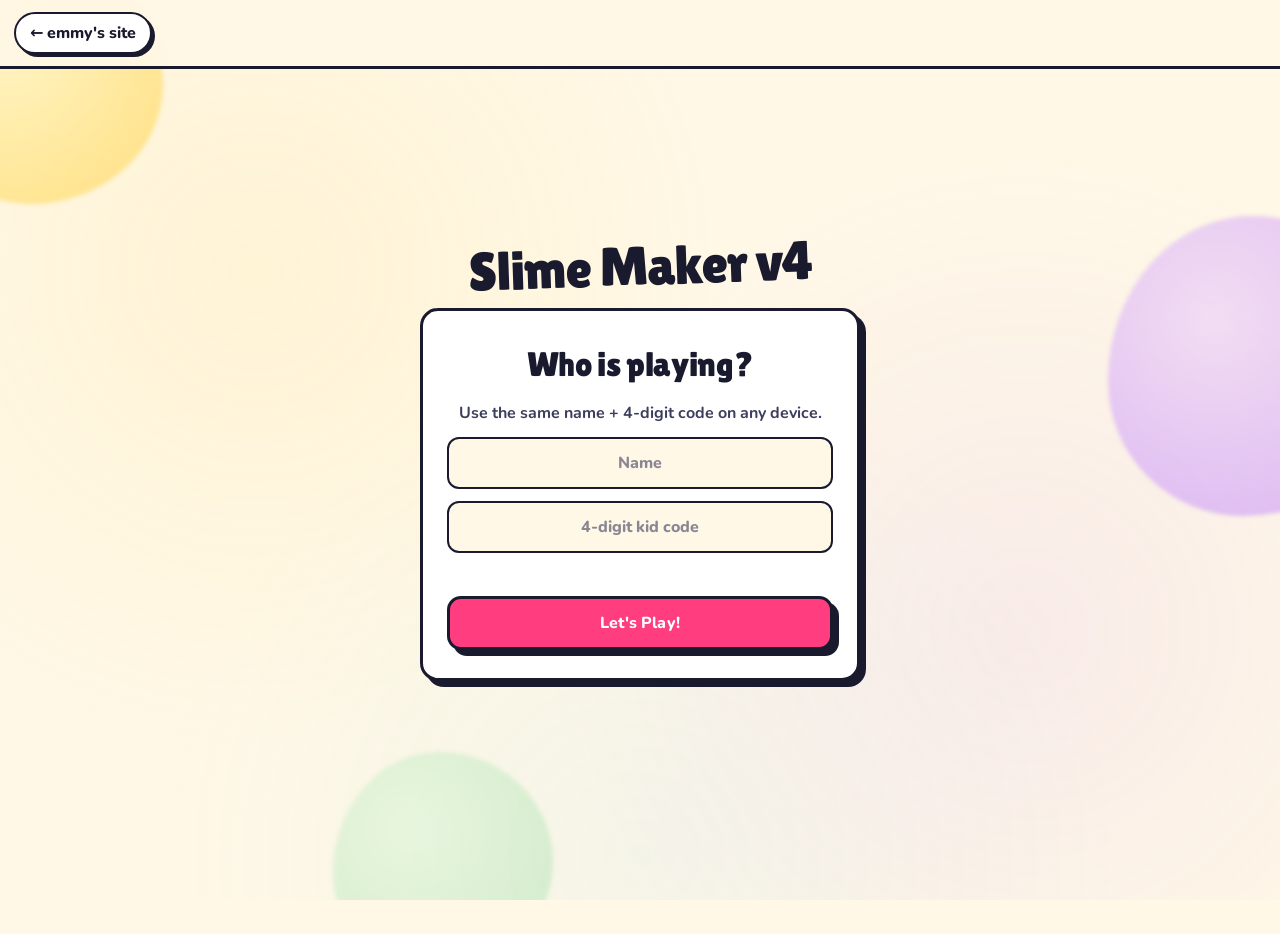
<file: slimemaker/index.html>
<!doctype html>
<html lang="en">
  <head>
    <meta charset="UTF-8" />
    <meta
      name="viewport"
      content="width=device-width, initial-scale=1.0, maximum-scale=1.0, user-scalable=no, viewport-fit=cover"
    />
    <meta name="apple-mobile-web-app-capable" content="yes" />
    <meta name="apple-mobile-web-app-status-bar-style" content="default" />
    <meta name="apple-mobile-web-app-title" content="Slime Maker" />
    <meta name="mobile-web-app-capable" content="yes" />
    <meta name="theme-color" content="#fff8e7" />
    <meta name="format-detection" content="telephone=no" />
    <link rel="preconnect" href="https://fonts.googleapis.com" />
    <link rel="preconnect" href="https://fonts.gstatic.com" crossorigin />
    <link
      rel="stylesheet"
      href="https://fonts.googleapis.com/css2?family=Lilita+One&family=Nunito:wght@400;600;700;800&family=Caveat:wght@500;700&display=swap"
    />
    <title>Slime Maker</title>
    <script type="module" crossorigin src="/slimemaker/assets/index-hKXDUZGT.js"></script>
    <link rel="stylesheet" crossorigin href="/slimemaker/assets/index-Hct8W8jt.css">
  </head>
  <body>
    <div id="root"></div>
  </body>
</html>
</file>
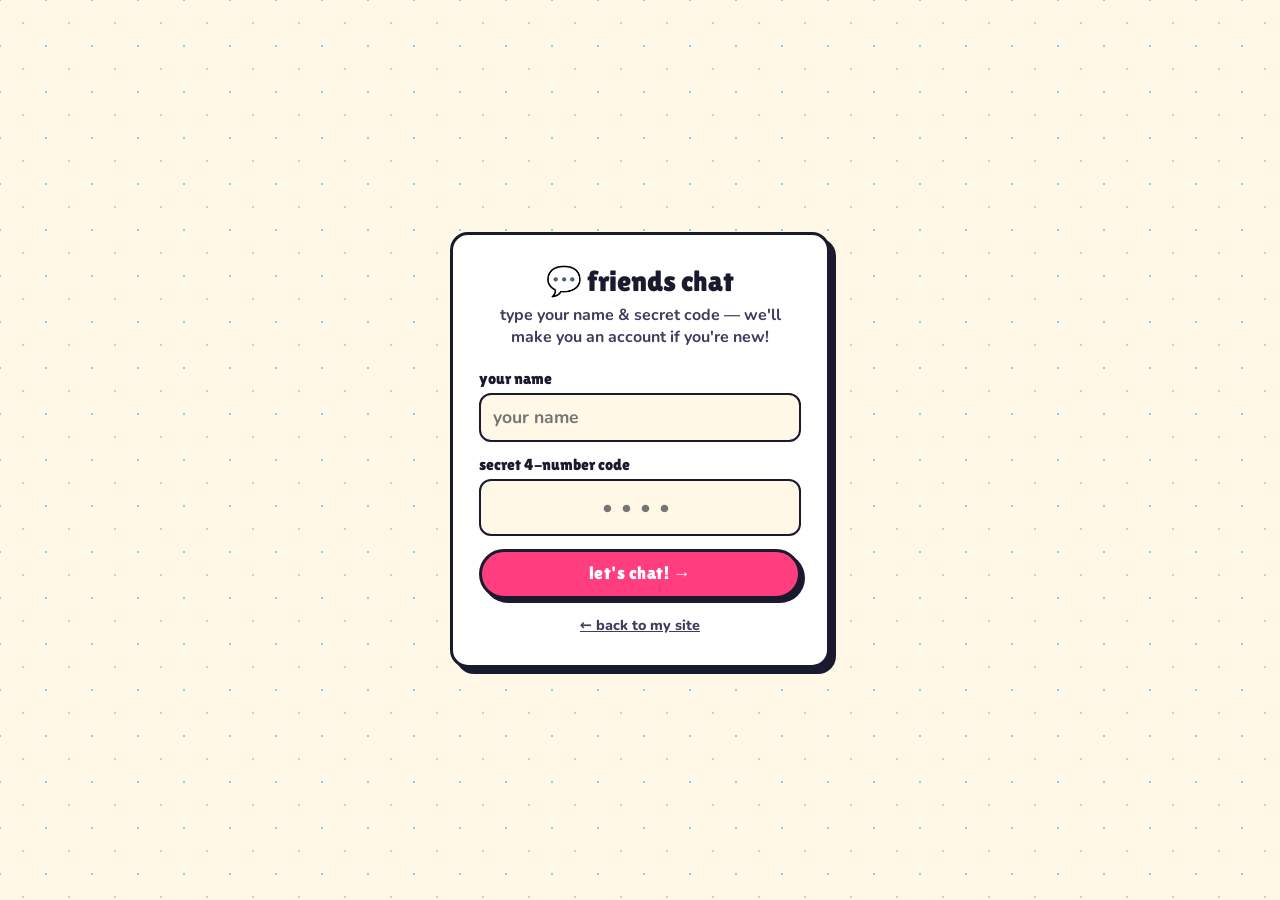
<file: chat.html>
<!doctype html>
<html lang="en">
<head>
<meta charset="utf-8" />
<meta name="viewport" content="width=device-width, initial-scale=1, viewport-fit=cover, maximum-scale=1" />
<meta name="robots" content="noindex, nofollow, noimageindex, noarchive" />
<title>Chat ✨ emmy</title>
<link rel="preconnect" href="https://fonts.googleapis.com">
<link rel="preconnect" href="https://fonts.gstatic.com" crossorigin>
<link rel="stylesheet" href="https://fonts.googleapis.com/css2?family=Lilita+One&family=Nunito:wght@400;600;700;800&display=swap">
<style>
  :root{
    --ink:#1a1a2e; --ink-soft:#3d3d5c; --paper:#FFF8E7;
    --pink:#FF3D7F; --pink-soft:#FFB5D8; --yellow:#FFD23F; --yellow-soft:#FFF1A5;
    --mint:#B4E4B4; --sky:#7DD3FC; --lav:#C084FC; --lav-soft:#E7C6FF; --peach:#FFD6A5;
    --radius:18px; --pop:4px 4px 0 var(--ink);
  }
  *{box-sizing:border-box}
  html,body{margin:0;padding:0;height:100%}
  body{
    font-family:'Nunito',system-ui,sans-serif; color:var(--ink); background:var(--paper);
    background-image:radial-gradient(var(--pink-soft) 1.4px, transparent 1.4px),
                     radial-gradient(var(--sky) 1.4px, transparent 1.4px);
    background-size:46px 46px; background-position:0 0,23px 23px;
    -webkit-text-size-adjust:100%; overflow:hidden;
  }
  .hidden{display:none !important}
  .btn{font-family:'Lilita One',cursive; font-weight:400; font-size:1.1rem; letter-spacing:.5px;
    border:3px solid var(--ink); border-radius:999px; padding:.65em 1.3em; cursor:pointer; box-shadow:var(--pop);
    background:var(--yellow); color:var(--ink); -webkit-tap-highlight-color:transparent; transition:transform .08s, box-shadow .08s}
  .btn:active{transform:translate(2px,2px); box-shadow:2px 2px 0 var(--ink)}
  .btn-pink{background:var(--pink); color:#fff}

  /* ---------- LOGIN ---------- */
  #view-login{height:100dvh; display:flex; align-items:center; justify-content:center; padding:20px}
  .login-card{background:#fff; border:3px solid var(--ink); border-radius:var(--radius); box-shadow:6px 6px 0 var(--ink);
    padding:1.8rem 1.6rem; max-width:380px; width:100%; text-align:center}
  .login-card h1{font-family:'Lilita One',cursive; font-weight:400; font-size:1.8rem; margin:0 0 .2em}
  .login-card p{color:var(--ink-soft); font-weight:700; margin:0 0 1.3rem}
  .login-form{display:flex; flex-direction:column; gap:13px; text-align:left}
  .login-form label{font-family:'Lilita One',cursive; font-size:1rem; display:flex; flex-direction:column; gap:5px}
  .login-form input{font-family:'Nunito',sans-serif; font-size:1.1rem; font-weight:700; color:var(--ink);
    border:2.5px solid var(--ink); border-radius:12px; padding:.6em .7em; background:var(--paper)}
  .login-form input:focus{outline:none; border-color:var(--pink); box-shadow:0 0 0 3px var(--pink-soft)}
  #login-code{letter-spacing:8px; text-align:center; font-size:1.3rem}
  .login-error{margin:0; padding:.7rem; font-weight:800; font-size:.9rem; background:var(--pink-soft);
    border:2.5px solid var(--ink); border-radius:12px}
  .login-back{display:inline-block; margin-top:1rem; font-weight:800; color:var(--ink-soft); text-decoration:underline; font-size:.9rem}

  /* ---------- CHAT LAYOUT ---------- */
  #view-chat{display:flex; flex-direction:column; height:100dvh}
  .chat-head{
    flex:none; display:flex; align-items:center; gap:10px; padding:max(10px,env(safe-area-inset-top)) 14px 10px;
    background:rgba(255,248,231,0.95); backdrop-filter:blur(6px); border-bottom:3px solid var(--ink); z-index:5;
  }
  .chat-back{font-size:1.4rem; text-decoration:none; color:var(--ink); line-height:1; padding:2px 4px}
  .chat-title{font-family:'Lilita One',cursive; font-size:1.35rem; margin:0; flex:1}
  .online-pill{display:flex; align-items:center; gap:6px; font-weight:800; font-size:.85rem; color:var(--ink-soft);
    background:#fff; border:2.5px solid var(--ink); border-radius:999px; padding:4px 11px; box-shadow:3px 3px 0 var(--ink)}
  .online-dot{width:9px; height:9px; border-radius:50%; background:var(--mint); border:1.5px solid var(--ink)}

  .messages{flex:1; overflow-y:auto; overflow-x:hidden; padding:16px 14px 8px; -webkit-overflow-scrolling:touch}
  .empty{text-align:center; color:var(--ink-soft); font-weight:800; margin-top:30%; font-size:1.05rem}

  .empty-room{max-width:340px; margin:12% auto 0; text-align:center; background:#fff; border:3px dashed var(--ink);
    border-radius:var(--radius); padding:26px 20px}
  .empty-room-emoji{font-size:46px; line-height:1; display:inline-block; animation:coachBob 2s ease-in-out infinite}
  .empty-room-title{font-family:'Lilita One',cursive; font-size:1.3rem; margin:10px 0 2px}
  .empty-room-sub{color:var(--ink-soft); font-weight:700; font-size:.92rem; margin:0 0 14px}
  .empty-room-prompts{display:flex; flex-direction:column; gap:9px}
  .prompt-chip{font-family:'Nunito',sans-serif; font-weight:800; font-size:.98rem; color:var(--ink); background:var(--yellow-soft);
    border:2.5px solid var(--ink); border-radius:999px; padding:9px 14px; cursor:pointer; box-shadow:3px 3px 0 var(--ink)}
  .prompt-chip:active{transform:translate(2px,2px); box-shadow:1px 1px 0 var(--ink)}

  .group{display:flex; gap:9px; margin-bottom:14px; align-items:flex-end}
  .group.me{flex-direction:row-reverse}
  .avatar{flex:none; width:38px; height:38px; border-radius:50%; border:2.5px solid var(--ink);
    display:flex; align-items:center; justify-content:center; font-family:'Lilita One',cursive; font-size:1.1rem;
    color:var(--ink); box-shadow:2px 2px 0 var(--ink)}
  .group.me .avatar{visibility:hidden; width:6px}
  .stack{display:flex; flex-direction:column; gap:3px; max-width:78%; min-width:0}
  .group.me .stack{align-items:flex-end}
  .who{font-weight:800; font-size:.8rem; color:var(--ink-soft); margin:0 6px 1px}
  .who time{font-weight:700; opacity:.7; margin-left:6px; font-size:.72rem}

  .msg{position:relative; align-self:flex-start}
  .group.me .msg{align-self:flex-end}
  .bubble{
    display:inline-block; padding:9px 13px; border:2.5px solid var(--ink); border-radius:16px;
    background:#fff; font-size:1.02rem; font-weight:600; line-height:1.35; white-space:pre-wrap;
    word-break:break-word; box-shadow:2px 2px 0 var(--ink); cursor:pointer;
  }
  .group.me .bubble{background:var(--pink); color:#fff}
  .bubble.jumbo{font-size:2.4rem; border:none; box-shadow:none; background:none !important; padding:2px 4px}
  .bubble.pending{opacity:.55}
  .bubble.failed{background:var(--pink-soft); color:var(--ink)}
  .bubble.deleted{font-style:italic; color:var(--ink-soft); background:#f0ead9; font-weight:700}
  .edited-tag{font-size:.7rem; font-weight:700; opacity:.6; margin-left:5px}

  /* reactions */
  .reacts{display:flex; flex-wrap:wrap; gap:5px; margin:4px 2px 0}
  .group.me .reacts{justify-content:flex-end}
  .react-chip{display:inline-flex; align-items:center; gap:4px; font-size:.85rem; font-weight:800;
    border:2px solid var(--ink); border-radius:999px; padding:2px 8px; background:#fff; cursor:pointer; line-height:1.4}
  .react-chip.mine{background:var(--yellow)}

  /* message action popover */
  .msg-menu{position:absolute; bottom:100%; margin-bottom:6px; display:flex; gap:4px; background:#fff;
    border:2.5px solid var(--ink); border-radius:999px; padding:5px 7px; box-shadow:var(--pop); z-index:6; white-space:nowrap}
  .group.me .msg-menu{right:0}
  .msg-menu button{border:none; background:none; cursor:pointer; font-size:1.25rem; line-height:1; padding:2px}
  .msg-menu .txt{font-family:'Nunito'; font-size:.85rem; font-weight:800; color:var(--ink-soft); padding:2px 6px}

  /* inline edit */
  .edit-box{display:flex; flex-direction:column; gap:6px}
  .edit-box textarea{font-family:'Nunito'; font-size:1rem; font-weight:600; border:2.5px solid var(--ink);
    border-radius:12px; padding:8px; min-width:200px; resize:vertical}
  .edit-actions{display:flex; gap:8px}
  .edit-actions button{font-weight:800; font-size:.85rem; border:2px solid var(--ink); border-radius:999px;
    padding:3px 12px; cursor:pointer; background:#fff}
  .edit-actions .save{background:var(--mint)}

  .typing{min-height:18px; padding:0 6px 6px; font-size:.82rem; font-weight:800; color:var(--ink-soft); font-style:italic}

  .new-pill{position:absolute; left:50%; transform:translateX(-50%); bottom:84px; z-index:7;
    background:var(--pink); color:#fff; font-family:'Lilita One'; border:2.5px solid var(--ink); border-radius:999px;
    padding:6px 16px; box-shadow:var(--pop); cursor:pointer; font-size:.9rem}

  .coach-hint{position:absolute; left:50%; transform:translateX(-50%); bottom:84px; z-index:7;
    background:var(--lav-soft); color:var(--ink); font-weight:800; border:2.5px solid var(--ink); border-radius:999px;
    padding:7px 16px; box-shadow:var(--pop); font-size:.85rem; animation:coachBob 1.6s ease-in-out infinite}
  @keyframes coachBob{0%,100%{transform:translateX(-50%) translateY(0)} 50%{transform:translateX(-50%) translateY(-4px)}}

  /* delete confirm popover */
  .msg-menu.confirm-del{align-items:center; gap:6px}
  .msg-menu .confirm-q{font-weight:800; font-size:.85rem; color:var(--ink-soft); padding:0 2px}
  .msg-menu .txt.yes{color:var(--pink)}

  /* composer */
  .composer{flex:none; border-top:3px solid var(--ink); background:rgba(255,248,231,0.97); backdrop-filter:blur(6px);
    padding:10px 12px calc(10px + env(safe-area-inset-bottom)); display:flex; gap:8px; align-items:flex-end}
  .emoji-btn{flex:none; font-size:1.5rem; background:#fff; border:2.5px solid var(--ink); border-radius:50%;
    width:46px; height:46px; cursor:pointer; box-shadow:3px 3px 0 var(--ink); line-height:1}
  .emoji-btn:active{transform:translate(2px,2px); box-shadow:1px 1px 0 var(--ink)}
  #msg-input{flex:1; font-family:'Nunito'; font-size:1.05rem; font-weight:600; color:var(--ink);
    border:2.5px solid var(--ink); border-radius:22px; padding:11px 15px; background:#fff; resize:none;
    max-height:120px; line-height:1.3}
  #msg-input:focus{outline:none; border-color:var(--pink); box-shadow:0 0 0 3px var(--pink-soft)}
  .send-btn{flex:none; width:46px; height:46px; border-radius:50%; border:3px solid var(--ink); background:var(--pink);
    color:#fff; font-size:1.3rem; cursor:pointer; box-shadow:3px 3px 0 var(--ink); line-height:1}
  .send-btn:active{transform:translate(2px,2px); box-shadow:1px 1px 0 var(--ink)}
  .send-btn:disabled{opacity:.5}

  .emoji-panel{position:absolute; left:12px; right:12px; bottom:74px; z-index:8; background:#fff; border:3px solid var(--ink);
    border-radius:var(--radius); box-shadow:var(--pop); padding:10px; max-height:230px; overflow-y:auto;
    display:grid; grid-template-columns:repeat(auto-fill, minmax(40px,1fr)); gap:4px}
  .emoji-panel button{border:none; background:none; font-size:1.5rem; cursor:pointer; padding:4px; border-radius:8px; line-height:1}
  .emoji-panel button:active{background:var(--yellow-soft)}
</style>
</head>
<body>

  <!-- LOGIN -->
  <section id="view-login">
    <div class="login-card">
      <h1>💬 friends chat</h1>
      <p id="auth-sub">type your name &amp; secret code — we'll make you an account if you're new!</p>
      <form id="login-form" class="login-form" autocomplete="off">
        <label>your name
          <input id="login-username" type="text" maxlength="20" autocapitalize="off" autocorrect="off" spellcheck="false" placeholder="your name" />
        </label>
        <label>secret 4-number code
          <input id="login-code" type="text" inputmode="numeric" pattern="\d*" maxlength="4" placeholder="••••" />
        </label>
        <p id="login-error" class="login-error hidden"></p>
        <button type="submit" class="btn btn-pink" id="login-btn">let's chat! →</button>
      </form>
      <a class="login-back" href="/">← back to my site</a>
    </div>
  </section>

  <!-- CHAT -->
  <section id="view-chat" class="hidden">
    <header class="chat-head">
      <a class="chat-back" href="/" aria-label="Back to site">←</a>
      <h1 class="chat-title">💬 Chat</h1>
      <div class="online-pill"><span class="online-dot"></span><span id="online-count">1</span> online</div>
    </header>
    <div class="messages" id="messages"></div>
    <div class="typing" id="typing"></div>
    <button class="new-pill hidden" id="new-pill">↓ new messages</button>
    <div class="coach-hint hidden" id="coach-hint">👆 tap a message to react with an emoji!</div>
    <div class="composer">
      <button class="emoji-btn" id="emoji-btn" aria-label="Emojis" type="button">😀</button>
      <textarea id="msg-input" rows="1" placeholder="say something nice…" maxlength="2000"></textarea>
      <button class="send-btn" id="send-btn" aria-label="Send" type="button">➤</button>
    </div>
    <div class="emoji-panel hidden" id="emoji-panel"></div>
  </section>

  <script type="module" src="chat.js"></script>
</body>
</html>
</file>
<file: styles.css>
/* ============ TOKENS ============ */
:root {
  --ink: #1a1a2e;
  --ink-soft: #3d3d5c;
  --paper: #FFF8E7;
  --paper-2: #FFEFD5;
  --pink: #FF3D7F;
  --pink-soft: #FFB5D8;
  --yellow: #FFD23F;
  --yellow-soft: #FFF1A5;
  --mint: #B4E4B4;
  --sky: #7DD3FC;
  --lav: #C084FC;
  --lav-soft: #E7C6FF;
  --peach: #FFD6A5;
  --radius: 18px;
  --shadow-pop: 6px 6px 0 var(--ink);
  --shadow-pop-sm: 3px 3px 0 var(--ink);
  --shadow-soft: 0 10px 30px rgba(26,26,46,0.08);
}

* { box-sizing: border-box; }
html { scroll-behavior: smooth; }
html, body { margin: 0; padding: 0; }

body {
  font-family: 'Nunito', system-ui, sans-serif;
  color: var(--ink);
  background: var(--paper);
  line-height: 1.5;
  font-weight: 600;
  overflow-x: hidden;
}

.paper {
  position: fixed; inset: 0; pointer-events: none; z-index: 0;
  background-image:
    radial-gradient(circle at 20% 30%, rgba(255,210,63,0.08) 0, transparent 40%),
    radial-gradient(circle at 80% 70%, rgba(192,132,252,0.08) 0, transparent 40%),
    radial-gradient(circle at 50% 90%, rgba(125,211,252,0.06) 0, transparent 45%);
}

/* ============ NAV ============ */
.nav {
  position: sticky; top: 0; z-index: 100;
  display: flex; align-items: center; justify-content: space-between;
  padding: 14px 32px;
  background: rgba(255,248,231,0.92);
  backdrop-filter: blur(8px);
  -webkit-backdrop-filter: blur(8px);
  border-bottom: 3px solid var(--ink);
}
.nav-logo {
  display: flex; align-items: center; gap: 10px;
  font-family: 'Lilita One', sans-serif;
  font-size: 24px;
  color: var(--ink);
  text-decoration: none;
  letter-spacing: -0.02em;
}
.nav-logo-badge {
  display: grid; place-items: center;
  width: 38px; height: 38px; border-radius: 50%;
  background: var(--pink); color: #fff;
  border: 3px solid var(--ink);
  box-shadow: var(--shadow-pop-sm);
  transform: rotate(-6deg);
  font-family: 'Lilita One', sans-serif;
}
.nav-logo-dot { color: var(--pink); }
.nav-links {
  display: flex; gap: 4px; list-style: none; margin: 0; padding: 0;
}
.nav-links a {
  display: block;
  padding: 8px 14px;
  border-radius: 12px;
  color: var(--ink);
  text-decoration: none;
  font-weight: 800;
  font-size: 15px;
  transition: all 0.2s;
  position: relative;
}
.nav-links a:hover { background: var(--yellow-soft); transform: translateY(-1px); }
.nav-links a.active {
  background: var(--ink); color: var(--paper);
  transform: rotate(-2deg);
}
.nav-links .nav-auth-btn {
  display: inline-block;
  font-family: inherit; font-weight: 800; font-size: 14px;
  padding: 8px 14px; border-radius: 999px;
  background: var(--pink); color: #fff;
  border: 2.5px solid var(--ink);
  box-shadow: 3px 3px 0 var(--ink);
  cursor: pointer;
  text-decoration: none;
  transition: transform .08s, box-shadow .08s, background .15s;
}
.nav-links .nav-auth-btn:hover { background: var(--pink); transform: translateY(-1px); }
.nav-links .nav-auth-btn:active { transform: translate(2px,2px); box-shadow: 1px 1px 0 var(--ink); }
.nav-links .nav-auth-out { background: #fff; color: var(--ink); }
.nav-links .nav-auth-out:hover { background: var(--yellow-soft); }
.nav-toggle {
  display: none;
  background: none; border: none; cursor: pointer;
  width: 40px; height: 40px;
  flex-direction: column; gap: 5px; justify-content: center; align-items: center;
}
.nav-toggle span { width: 24px; height: 3px; background: var(--ink); border-radius: 2px; transition: all 0.2s; }
.nav-toggle.open span:nth-child(1) { transform: translateY(8px) rotate(45deg); }
.nav-toggle.open span:nth-child(2) { opacity: 0; }
.nav-toggle.open span:nth-child(3) { transform: translateY(-8px) rotate(-45deg); }

@media (max-width: 1000px) {
  .nav { padding: 12px 18px; }
  .nav-toggle { display: flex; }
  .nav-links {
    position: absolute; top: 100%; left: 0; right: 0;
    flex-direction: column; padding: 16px;
    background: var(--paper);
    border-bottom: 3px solid var(--ink);
    transform: translateY(-120%);
    transition: transform 0.3s;
  }
  .nav-links.open { transform: translateY(0); }
  .nav-links a { padding: 12px 16px; font-size: 18px; }
  .nav-links .nav-auth-btn { width: 100%; text-align: center; margin-top: 4px; }
}

/* ============ FOCUS RINGS (keyboard / Chromebook users) ============ */
:focus-visible { outline: 3px solid var(--pink); outline-offset: 3px; }
.btn:focus-visible, .nav-links a:focus-visible, .nav-auth-btn:focus-visible,
.nav-toggle:focus-visible, .auth-tab:focus-visible, .player-tile:focus-visible,
.signout-btn:focus-visible, .player-modal-close:focus-visible, .lightbox-close:focus-visible,
.heart-btn:focus-visible, .login-error-action:focus-visible {
  outline: 3px solid var(--ink); outline-offset: 3px; border-radius: 8px;
}

/* ============ PAGES ============ */
.page {
  position: relative;
  padding: 80px 32px 120px;
  min-height: 90vh;
}
@media (max-width: 760px) { .page { padding: 50px 20px 80px; } }

.section-head {
  text-align: center;
  margin: 0 auto 60px;
  max-width: 700px;
  position: relative;
}
.section-title {
  font-family: 'Lilita One', sans-serif;
  font-size: clamp(40px, 7vw, 72px);
  line-height: 1;
  margin: 0 0 12px;
  letter-spacing: -0.02em;
  color: var(--ink);
}
.section-dek {
  font-family: 'Caveat', cursive;
  font-size: clamp(22px, 3vw, 30px);
  margin: 0;
  color: var(--ink-soft);
  font-weight: 500;
}

/* Tape */
.tape {
  position: absolute;
  top: -18px; left: 50%;
  transform: translateX(-50%) rotate(-2deg);
  width: 90px; height: 28px;
  background: rgba(255,255,255,0.6);
  border: 2px dashed rgba(26,26,46,0.25);
  box-shadow: 0 2px 4px rgba(0,0,0,0.08);
}
.tape-pink { background: rgba(255,61,127,0.4); border-color: rgba(255,61,127,0.5); }
.tape-yellow { background: rgba(255,210,63,0.55); border-color: rgba(160,120,10,0.4); transform: translateX(-50%) rotate(3deg); }
.tape-mint { background: rgba(180,228,180,0.6); border-color: rgba(50,120,50,0.35); transform: translateX(-50%) rotate(-4deg); }
.tape-lav { background: rgba(192,132,252,0.45); border-color: rgba(90,50,140,0.35); transform: translateX(-50%) rotate(2deg); }

/* ============ HOME ============ */
.page-home {
  display: grid; place-items: center;
  min-height: 92vh;
  padding-top: 40px;
  position: relative;
}
.home-inner {
  text-align: center;
  max-width: 900px;
  position: relative;
  z-index: 2;
}
.home-kicker {
  display: inline-flex; align-items: center; gap: 10px;
  font-family: 'Caveat', cursive;
  font-size: 26px;
  color: var(--ink);
  margin: 0 0 16px;
  padding: 6px 18px;
  background: #fff;
  border: 2px solid var(--ink);
  border-radius: 999px;
  box-shadow: var(--shadow-pop-sm);
  transform: rotate(-2deg);
}
.home-kicker-dot {
  width: 10px; height: 10px; border-radius: 50%;
  background: var(--pink);
  animation: pulse 1.5s infinite;
}
@keyframes pulse { 0%,100%{transform:scale(1);opacity:1} 50%{transform:scale(1.4);opacity:0.6} }

.home-title {
  font-family: 'Lilita One', sans-serif;
  font-size: clamp(64px, 14vw, 180px);
  line-height: 0.9;
  margin: 0 0 24px;
  letter-spacing: -0.03em;
  position: relative;
  display: inline-block;
}
.home-title .word {
  display: inline-block;
  margin: 0 8px;
  animation: wobble 4s ease-in-out infinite;
}
.home-title .w1 { color: var(--pink); animation-delay: 0s; transform: rotate(-3deg); }
.home-title .w2 { color: var(--ink); animation-delay: 0.3s; font-size: 0.5em; vertical-align: middle; }
.home-title .w3 { color: var(--lav); animation-delay: 0.6s; transform: rotate(2deg); }
@keyframes wobble {
  0%, 100% { transform: translateY(0) rotate(var(--rot, 0deg)); }
  50% { transform: translateY(-8px) rotate(calc(var(--rot, 0deg) + 1deg)); }
}
.home-title .w1 { --rot: -3deg; }
.home-title .w3 { --rot: 2deg; }

.home-underline {
  position: absolute; left: 0; right: 0; bottom: -10px;
  width: 100%; height: 20px;
}

.home-sub {
  font-size: clamp(18px, 2.2vw, 22px);
  max-width: 600px;
  margin: 0 auto 32px;
  color: var(--ink-soft);
  font-weight: 600;
  text-wrap: pretty;
}

.home-ctas { display: flex; gap: 14px; justify-content: center; flex-wrap: wrap; }

/* floating stickers */
.float-stickers { position: absolute; inset: 0; pointer-events: none; z-index: 1; }
.float-stickers .st { position: absolute; width: 80px; height: 80px; animation: floaty 6s ease-in-out infinite; }
.st-star { top: 12%; left: 8%; animation-delay: 0s; }
.st-heart { top: 22%; right: 10%; animation-delay: 1s; }
.st-sparkle { bottom: 28%; left: 6%; width: 70px; height: 70px; animation-delay: 2s; }
.st-flower { bottom: 18%; right: 8%; width: 90px; height: 90px; animation-delay: 0.5s; }
.st-rainbow { top: 8%; right: 28%; width: 110px; height: auto; animation-delay: 1.5s; }
.st-cloud { top: 55%; right: 3%; width: 100px; height: auto; animation-delay: 2.5s; }
@keyframes floaty {
  0%,100% { transform: translateY(0) rotate(0deg); }
  50% { transform: translateY(-20px) rotate(8deg); }
}
@media (max-width: 760px) {
  .st-rainbow, .st-cloud { display: none; }
  .st { width: 50px !important; height: 50px !important; }
}

.scroll-hint {
  position: absolute; bottom: 30px; left: 50%;
  transform: translateX(-50%);
  display: flex; flex-direction: column; align-items: center; gap: 6px;
  font-family: 'Caveat', cursive;
  font-size: 20px;
  color: var(--ink-soft);
  animation: bounce 2s infinite;
}
.scroll-hint svg { width: 20px; height: 32px; }
@keyframes bounce { 0%,100% { transform: translateX(-50%) translateY(0); } 50% { transform: translateX(-50%) translateY(6px); } }

/* ============ BUTTONS ============ */
.btn {
  display: inline-block;
  padding: 14px 26px;
  border-radius: 14px;
  font-family: 'Nunito', sans-serif;
  font-weight: 800;
  font-size: 17px;
  text-decoration: none;
  border: 3px solid var(--ink);
  cursor: pointer;
  transition: all 0.15s;
  box-shadow: var(--shadow-pop);
}
.btn-primary { background: var(--pink); color: #fff; }
.btn-primary:hover { transform: translate(-2px, -2px); box-shadow: 8px 8px 0 var(--ink); }
.btn-primary:active { transform: translate(3px, 3px); box-shadow: 2px 2px 0 var(--ink); }
.btn-ghost { background: #fff; color: var(--ink); }
.btn-ghost:hover { background: var(--yellow-soft); transform: translate(-2px, -2px); box-shadow: 8px 8px 0 var(--ink); }
.btn-big { padding: 18px 32px; font-size: 20px; width: 100%; margin-top: 10px; }

/* ============ ABOUT ============ */
.about-grid {
  display: grid;
  grid-template-columns: 1fr 1.4fr;
  grid-template-areas: "photo bio" "fav fav";
  gap: 40px;
  max-width: 1000px;
  margin: 0 auto;
}
.about-photo { grid-area: photo; position: relative; transform: rotate(var(--r)); }
.bio-card { grid-area: bio; transform: rotate(var(--r)); }
.favorites { grid-area: fav; }

@media (max-width: 760px) {
  .about-grid { grid-template-columns: 1fr; grid-template-areas: "photo" "bio" "fav"; gap: 30px; }
}

.polaroid {
  background: #fff;
  padding: 14px 14px 50px;
  border: 3px solid var(--ink);
  box-shadow: var(--shadow-pop);
  max-width: 320px;
  margin: 0 auto;
  position: relative;
}
.polaroid-img {
  width: 100%; aspect-ratio: 1;
  border: 2px solid var(--ink);
  display: grid; place-items: center;
  overflow: hidden;
}
.polaroid-img svg { width: 100%; height: 100%; }
.polaroid-caption {
  font-family: 'Caveat', cursive;
  font-size: 28px;
  text-align: center;
  margin: 14px 0 0;
  color: var(--ink);
}
.tl { top: -16px; left: 10%; transform: rotate(-15deg); }

.bio-card {
  background: #fff;
  border: 3px solid var(--ink);
  border-radius: var(--radius);
  padding: 32px;
  box-shadow: var(--shadow-pop);
  position: relative;
}
.bio-card::before {
  content: '';
  position: absolute; top: 14px; left: 30px; right: 30px;
  height: 1px; background: repeating-linear-gradient(to right, transparent 0 8px, rgba(26,26,46,0.2) 8px 12px);
}
.bio-card h3 {
  font-family: 'Lilita One', sans-serif;
  font-size: 36px;
  margin: 0 0 16px;
  color: var(--pink);
  letter-spacing: -0.01em;
}
.bio-card p { font-size: 18px; margin: 0 0 14px; color: var(--ink); line-height: 1.6; }
.bio-card p:last-child { margin-bottom: 0; }
.hl { padding: 2px 8px; border-radius: 6px; font-weight: 800; }
.hl-pink { background: var(--pink-soft); }
.hl-yellow { background: var(--yellow-soft); }
.inline-link {
  color: var(--lav);
  text-decoration: underline wavy;
  text-decoration-thickness: 2px;
  font-weight: 800;
}

.fav-title {
  font-family: 'Lilita One', sans-serif;
  font-size: 36px;
  text-align: center;
  margin: 0 0 24px;
  color: var(--ink);
}
.fav-grid {
  display: grid;
  grid-template-columns: repeat(auto-fit, minmax(140px, 1fr));
  gap: 18px;
}
.fav {
  background: var(--c);
  border: 3px solid var(--ink);
  border-radius: var(--radius);
  padding: 18px 14px;
  text-align: center;
  box-shadow: var(--shadow-pop-sm);
  transform: rotate(var(--r));
  transition: transform 0.2s;
  display: flex; flex-direction: column; gap: 4px;
}
.fav:hover { transform: rotate(0deg) scale(1.05); }
.fav-emoji { font-size: 36px; }
.fav-label { font-family: 'Caveat', cursive; font-size: 18px; color: var(--ink-soft); }
.fav-value { font-family: 'Lilita One', sans-serif; font-size: 20px; color: var(--ink); }

/* ============ PICTURES ============ */
.sticker-gallery {
  display: grid;
  grid-template-columns: repeat(auto-fit, minmax(220px, 1fr));
  gap: 30px 20px;
  max-width: 1100px;
  margin: 0 auto;
  padding: 20px;
}
.photo {
  margin: 0;
  background: #fff;
  padding: 10px 10px 40px;
  border: 3px solid var(--ink);
  box-shadow: var(--shadow-pop);
  transform: rotate(var(--r));
  transition: transform 0.25s, box-shadow 0.25s;
  cursor: pointer;
}
.photo:hover {
  transform: rotate(0deg) scale(1.05);
  box-shadow: 10px 10px 0 var(--ink);
  z-index: 10;
}
.photo-inner {
  aspect-ratio: 1;
  border: 2px solid var(--ink);
  overflow: hidden;
  display: grid; place-items: center;
}
.photo-inner svg { width: 100%; height: 100%; }
.photo figcaption {
  font-family: 'Caveat', cursive;
  font-size: 22px;
  text-align: center;
  margin-top: 10px;
  color: var(--ink);
}

/* Lightbox */
.lightbox {
  position: fixed; inset: 0; z-index: 200;
  background: rgba(26,26,46,0.92);
  display: none;
  align-items: center; justify-content: center;
  padding: 30px;
}
.lightbox.open { display: flex; animation: fadeIn 0.2s; }
@keyframes fadeIn { from { opacity: 0 } to { opacity: 1 } }
.lightbox-content {
  max-width: 90vw; max-height: 85vh;
  background: #fff;
  padding: 20px 20px 60px;
  border: 4px solid var(--ink);
  box-shadow: var(--shadow-pop);
  animation: pop 0.3s;
}
@keyframes pop { from { transform: scale(0.7) rotate(-5deg); opacity: 0 } to { transform: scale(1) rotate(0); opacity: 1 } }
.lightbox-content .photo-inner { width: min(70vw, 500px); height: min(70vw, 500px); aspect-ratio: 1; }
.lightbox-content figcaption { font-family: 'Caveat', cursive; font-size: 32px; text-align: center; margin-top: 16px; }
.lightbox-close {
  position: absolute; top: 20px; right: 20px;
  width: 48px; height: 48px;
  border-radius: 50%;
  background: var(--pink); color: #fff;
  border: 3px solid var(--ink);
  font-size: 20px; font-weight: 800;
  cursor: pointer;
  box-shadow: var(--shadow-pop-sm);
}
.lightbox-close:hover { transform: rotate(90deg); }

/* ============ PUPPIES ============ */
.puppies-grid {
  display: grid;
  grid-template-columns: repeat(auto-fit, minmax(300px, 1fr));
  gap: 40px;
  max-width: 900px;
  margin: 0 auto;
}
.puppy-card {
  background: var(--bg);
  border: 3px solid var(--ink);
  border-radius: var(--radius);
  padding: 28px;
  box-shadow: var(--shadow-pop);
  transform: rotate(var(--r));
  transition: transform 0.25s;
  position: relative;
}
.puppy-card:hover { transform: rotate(0deg) translateY(-6px); }
.puppy-portrait {
  width: 180px; height: 180px;
  margin: 0 auto 16px;
  background: #fff;
  border: 3px solid var(--ink);
  border-radius: 50%;
  display: grid; place-items: center;
  box-shadow: inset 0 4px 12px rgba(0,0,0,0.1);
  overflow: hidden;
}
.puppy-portrait svg { width: 90%; height: 90%; }
.puppy-name {
  font-family: 'Lilita One', sans-serif;
  font-size: 40px;
  text-align: center;
  margin: 0 0 4px;
  color: var(--ink);
  letter-spacing: -0.01em;
}
.puppy-breed {
  text-align: center;
  font-family: 'Caveat', cursive;
  font-size: 22px;
  margin: 0 0 20px;
  color: var(--ink-soft);
}
.puppy-facts {
  list-style: none;
  padding: 0; margin: 0;
  display: flex; flex-direction: column; gap: 10px;
}
.puppy-facts li {
  background: #fff;
  padding: 10px 14px;
  border: 2px solid var(--ink);
  border-radius: 10px;
  font-size: 15px;
}
.puppy-facts strong { color: var(--pink); font-weight: 800; }
.puppy-badge {
  position: absolute;
  top: -14px; right: -14px;
  background: var(--yellow);
  border: 3px solid var(--ink);
  padding: 6px 14px;
  border-radius: 999px;
  font-family: 'Lilita One', sans-serif;
  font-size: 14px;
  transform: rotate(8deg);
  box-shadow: var(--shadow-pop-sm);
}

.paws {
  display: flex;
  justify-content: center;
  gap: 40px;
  margin: 60px 0 0;
  opacity: 0.3;
}
.paws svg { width: 40px; height: 40px; }
.paws svg:nth-child(odd) { transform: rotate(15deg); }
.paws svg:nth-child(even) { transform: rotate(-15deg) translateY(10px); }

/* ============ SLIME CTA ============ */
.slime-cta {
  display: grid;
  grid-template-columns: auto 1fr;
  gap: 50px;
  align-items: center;
  max-width: 900px;
  margin: 0 auto;
  background: #fff;
  border: 3px solid var(--ink);
  border-radius: var(--radius);
  padding: 40px;
  box-shadow: var(--shadow-pop);
  position: relative;
}
.slime-cta::before {
  content: '✨';
  position: absolute;
  top: -20px; right: 30px;
  font-size: 40px;
  animation: wobble 3s ease-in-out infinite;
}
@media (max-width: 760px) {
  .slime-cta { grid-template-columns: 1fr; gap: 24px; padding: 28px; text-align: center; }
}
.slime-cta-jar {
  width: 220px;
  filter: drop-shadow(6px 6px 0 rgba(26,26,46,0.9));
}
.slime-cta-jar svg { width: 100%; height: auto; }
@media (max-width: 760px) {
  .slime-cta-jar { width: 180px; margin: 0 auto; }
}
.slime-cta-copy { display: flex; flex-direction: column; gap: 14px; }
.slime-cta-kicker {
  font-family: 'Caveat', cursive;
  font-size: 24px;
  color: var(--pink);
  margin: 0;
  font-weight: 700;
  transform: rotate(-2deg);
  align-self: flex-start;
}
@media (max-width: 760px) { .slime-cta-kicker { align-self: center; } }
.slime-cta-title {
  font-family: 'Lilita One', sans-serif;
  font-size: clamp(28px, 4vw, 40px);
  line-height: 1.05;
  margin: 0;
  color: var(--ink);
  letter-spacing: -0.01em;
}
.slime-cta-text {
  font-size: 17px;
  margin: 0;
  color: var(--ink-soft);
  line-height: 1.55;
}
.slime-cta-btn { align-self: flex-start; width: auto; margin-top: 6px; }
@media (max-width: 760px) { .slime-cta-btn { align-self: center; } }
.slime-cta-note {
  font-family: 'Caveat', cursive;
  font-size: 18px;
  color: var(--ink-soft);
  margin: 4px 0 0;
  font-weight: 500;
}

/* ============ CHAT FEATURE (mirrors the Slime Maker CTA) ============ */
.chat-cta {
  display: grid;
  grid-template-columns: 1fr auto;
  gap: 50px;
  align-items: center;
  max-width: 900px;
  margin: 0 auto;
  background: #fff;
  border: 3px solid var(--ink);
  border-radius: var(--radius);
  padding: 40px;
  box-shadow: var(--shadow-pop);
  position: relative;
}
.chat-cta::before {
  content: '💬';
  position: absolute;
  top: -22px; left: 30px;
  font-size: 40px;
  animation: wobble 3s ease-in-out infinite;
}
@media (max-width: 760px) {
  .chat-cta { grid-template-columns: 1fr; gap: 24px; padding: 28px; text-align: center; }
}
.chat-cta-art {
  width: 230px;
  filter: drop-shadow(6px 6px 0 rgba(26, 26, 46, 0.9));
}
.chat-cta-art svg { width: 100%; height: auto; }
@media (max-width: 760px) {
  .chat-cta-art { width: 200px; margin: 0 auto; grid-row: 1; }
}
.chat-cta-copy { display: flex; flex-direction: column; gap: 14px; }
.chat-cta-kicker {
  font-family: 'Caveat', cursive;
  font-size: 24px;
  color: var(--lav);
  margin: 0;
  font-weight: 700;
  transform: rotate(-2deg);
  align-self: flex-start;
}
@media (max-width: 760px) { .chat-cta-kicker { align-self: center; } }
.chat-cta-title {
  font-family: 'Lilita One', sans-serif;
  font-size: clamp(28px, 4vw, 40px);
  line-height: 1.05;
  margin: 0;
  color: var(--ink);
  letter-spacing: -0.01em;
}
.chat-cta-text {
  font-size: 17px;
  margin: 0;
  color: var(--ink-soft);
  line-height: 1.55;
}
.chat-cta-btn { align-self: flex-start; width: auto; margin-top: 6px; }
@media (max-width: 760px) { .chat-cta-btn { align-self: center; } }

/* Lavender accent button used for chat CTAs. */
.btn-chat { background: var(--lav); color: #fff; }
.btn-chat:hover { transform: translate(-2px, -2px); box-shadow: 8px 8px 0 var(--ink); }
.btn-chat:active { transform: translate(3px, 3px); box-shadow: 2px 2px 0 var(--ink); }

/* ============ FOOTER ============ */
.footer {
  background: var(--ink);
  color: var(--paper);
  padding: 40px 20px;
  text-align: center;
  border-top: 3px solid var(--ink);
  position: relative;
  z-index: 2;
}
.footer-sig { font-family: 'Caveat', cursive; font-size: 26px; margin: 0 0 6px; }
.footer-sig strong { color: var(--yellow); font-family: 'Lilita One', sans-serif; font-weight: normal; }
.footer .heart { display: inline-block; animation: heartbeat 1.5s infinite; }
@keyframes heartbeat { 0%,100%{transform:scale(1)} 30%{transform:scale(1.2)} 60%{transform:scale(0.95)} }
.footer-year { font-size: 14px; opacity: 0.6; margin: 0; }
.footer-edit {
  display: inline-block;
  margin-top: 16px;
  font-family: 'Nunito', sans-serif;
  font-size: 13px;
  font-weight: 800;
  color: var(--paper);
  opacity: 0.45;
  text-decoration: none;
  padding: 5px 14px;
  border: 2px solid rgba(255, 248, 231, 0.35);
  border-radius: 999px;
  transition: opacity 0.15s, background 0.15s, transform 0.08s;
}
.footer-edit:hover {
  opacity: 1;
  background: var(--pink);
  border-color: var(--pink);
  transform: translateY(-1px);
}

/* ============ REVEAL ON SCROLL ============ */
.reveal {
  opacity: 0;
  transform: translateY(40px);
  transition: opacity 0.7s cubic-bezier(0.22, 1, 0.36, 1), transform 0.7s cubic-bezier(0.22, 1, 0.36, 1);
}
.reveal.in {
  opacity: 1;
  transform: translateY(0) rotate(var(--r, 0));
}

@media (prefers-reduced-motion: reduce) {
  .reveal { opacity: 1; transform: none; transition: none; }
  .home-title .word, .home-kicker-dot, .footer .heart, .st, .scroll-hint { animation: none !important; }
}

/* ============ PLAYERS ============ */
.page-players { max-width: 1000px; margin: 0 auto; }

/* Login card */
.players-card {
  max-width: 420px;
  margin: 0 auto;
  background: #fff;
  border: 3px solid var(--ink);
  border-radius: var(--radius);
  box-shadow: var(--shadow-pop);
  padding: 28px 26px 24px;
  text-align: center;
}
.players-card-title { font-family: 'Lilita One', sans-serif; font-size: 26px; margin: 0 0 4px; }
.players-card-sub { color: var(--ink-soft); font-weight: 700; margin: 0 0 20px; }
.players-card-note { color: var(--ink-soft); font-weight: 700; font-size: 13px; margin: 16px 0 0; }
.auth-tabs { display: flex; gap: 8px; margin-bottom: 18px; }
.auth-tab {
  flex: 1; font-family: 'Lilita One', sans-serif; font-size: 15px; letter-spacing: .3px;
  padding: 9px 6px; border: 2.5px solid var(--ink); border-radius: 12px; background: #fff;
  color: var(--ink-soft); cursor: pointer; box-shadow: var(--shadow-pop-sm); transition: transform .08s, box-shadow .08s;
}
.auth-tab.active { background: var(--yellow); color: var(--ink); }
.auth-tab:active { transform: translate(2px, 2px); box-shadow: 1px 1px 0 var(--ink); }
.login-form { display: flex; flex-direction: column; gap: 14px; text-align: left; }
.login-label { font-family: 'Lilita One', sans-serif; font-size: 16px; letter-spacing: .3px; display: flex; flex-direction: column; gap: 6px; }
.login-form input {
  font-family: 'Nunito', sans-serif; font-size: 18px; font-weight: 700; color: var(--ink);
  border: 2.5px solid var(--ink); border-radius: 12px; padding: 12px 14px; background: var(--paper); width: 100%;
}
.login-form input:focus { outline: none; border-color: var(--pink); box-shadow: 0 0 0 3px var(--pink-soft); }
#login-code { letter-spacing: 8px; text-align: center; font-size: 22px; }
.login-error {
  margin: 0; padding: 10px 12px; font-weight: 800; font-size: 14px;
  background: var(--pink-soft); border: 2.5px solid var(--ink); border-radius: 12px;
}
.login-error-action {
  display: inline-block; margin-top: 8px; font-family: 'Nunito', sans-serif; font-weight: 800;
  font-size: 13px; color: var(--ink); background: #fff; border: 2.5px solid var(--ink);
  border-radius: 999px; padding: 5px 12px; cursor: pointer; box-shadow: var(--shadow-pop-sm);
}
.login-error-action:active { transform: translate(2px, 2px); box-shadow: 1px 1px 0 var(--ink); }
.login-form .btn { margin-top: 4px; }

/* Your stats card */
.me-card {
  background: linear-gradient(135deg, var(--yellow-soft), var(--pink-soft));
  border: 3px solid var(--ink); border-radius: var(--radius); box-shadow: var(--shadow-pop);
  padding: 22px 24px; margin: 0 auto 40px; max-width: 640px;
}
.me-card-top { display: flex; align-items: center; justify-content: space-between; gap: 12px; flex-wrap: wrap; }
.me-hi { font-family: 'Lilita One', sans-serif; font-size: 28px; margin: 0; }
.signout-btn {
  font-family: 'Nunito', sans-serif; font-weight: 800; font-size: 14px; color: var(--ink);
  background: #fff; border: 2.5px solid var(--ink); border-radius: 999px; padding: 6px 14px; cursor: pointer;
  box-shadow: var(--shadow-pop-sm); transition: transform .08s;
}
.signout-btn:active { transform: translate(2px, 2px); box-shadow: 1px 1px 0 var(--ink); }
.stat-chips { display: flex; flex-wrap: wrap; gap: 8px; margin: 16px 0 0; }
.stat-chip {
  background: #fff; border: 2.5px solid var(--ink); border-radius: 999px;
  padding: 6px 13px; font-weight: 800; font-size: 14px; white-space: nowrap;
}

/* Friends grid */
.players-friends-title { font-family: 'Lilita One', sans-serif; font-size: 24px; text-align: center; margin: 0 0 22px; }
.players-grid {
  display: grid; grid-template-columns: repeat(auto-fill, minmax(140px, 1fr)); gap: 16px;
}
.player-tile {
  display: flex; flex-direction: column; align-items: center; gap: 8px;
  background: #fff; border: 3px solid var(--ink); border-radius: var(--radius);
  box-shadow: var(--shadow-pop-sm); padding: 18px 12px; cursor: pointer; font-family: 'Nunito', sans-serif;
  transition: transform .1s, box-shadow .1s;
}
.player-tile:hover { transform: translate(-2px, -2px); box-shadow: 5px 5px 0 var(--ink); }
.player-tile:active { transform: translate(2px, 2px); box-shadow: 1px 1px 0 var(--ink); }
.player-tile-name { font-family: 'Lilita One', sans-serif; font-size: 18px; color: var(--ink); word-break: break-word; }
.player-tile-meta { font-weight: 700; font-size: 13px; color: var(--ink-soft); }
.players-empty { text-align: center; color: var(--ink-soft); font-weight: 700; grid-column: 1 / -1; }

/* Slime blob visual */
.slime-blob {
  position: relative; display: inline-block; flex: none;
  background: var(--blob, var(--mint));
  border: 3px solid var(--ink);
  border-radius: 52% 48% 55% 45% / 55% 50% 50% 45%;
  box-shadow: inset -4px -5px 0 rgba(0,0,0,0.12);
}
.slime-blob-badges { position: absolute; top: -8px; right: -8px; font-size: 16px; line-height: 1; }

/* Player modal */
.player-modal {
  position: fixed; inset: 0; z-index: 100; display: none;
  align-items: center; justify-content: center; padding: 20px;
  background: rgba(26,26,46,0.6); backdrop-filter: blur(3px);
}
.player-modal.open { display: flex; }
.player-modal-card {
  position: relative; background: var(--paper); border: 3px solid var(--ink);
  border-radius: var(--radius); box-shadow: var(--shadow-pop); padding: 28px 24px 24px;
  max-width: 480px; width: 100%; max-height: 85vh; overflow-y: auto;
}
.player-modal-close {
  position: absolute; top: 12px; right: 12px; width: 36px; height: 36px;
  background: #fff; border: 2.5px solid var(--ink); border-radius: 999px; cursor: pointer;
  font-size: 16px; font-weight: 800; box-shadow: var(--shadow-pop-sm); line-height: 1;
}
.modal-username { font-family: 'Lilita One', sans-serif; font-size: 30px; margin: 0 8px 12px 0; }
.modal-chips { margin-bottom: 20px; }
.modal-collection-title { font-family: 'Lilita One', sans-serif; font-size: 20px; margin: 0 0 14px; }
.modal-slimes { display: grid; grid-template-columns: repeat(auto-fill, minmax(90px, 1fr)); gap: 14px; }
.modal-slime { display: flex; flex-direction: column; align-items: center; gap: 6px; }
.modal-slime-name { font-weight: 800; font-size: 13px; text-align: center; word-break: break-word; }

/* ============ ACHIEVEMENT BADGES ============ */
.badges { display: flex; flex-wrap: wrap; gap: 8px; margin: 16px 0 0; }
.badge {
  display: inline-flex; align-items: center; gap: 6px;
  background: #fff; border: 2.5px solid var(--ink); border-radius: 999px;
  padding: 5px 12px 5px 9px; box-shadow: var(--shadow-pop-sm);
}
.badge-emoji { font-size: 18px; line-height: 1; }
.badge-label { font-family: 'Lilita One', sans-serif; font-size: 13px; letter-spacing: .2px; }
.modal-chips + .badges { margin-bottom: 20px; }

/* ============ ME-CARD PLAY BUTTONS ============ */
.me-play-row { display: flex; flex-wrap: wrap; gap: 12px; margin-top: 18px; }
.me-play-btn { width: auto; display: inline-block; margin: 0; padding: 12px 22px; font-size: 17px; }
@media (max-width: 460px) { .me-play-btn { flex: 1 1 100%; text-align: center; } }

/* ============ BOUNCY EMPTY STATES ============ */
.empty-card {
  grid-column: 1 / -1; text-align: center; padding: 28px 20px; margin: 0 auto; max-width: 360px;
  background: #fff; border: 3px dashed var(--ink); border-radius: var(--radius);
}
.empty-emoji { display: inline-block; font-size: 46px; line-height: 1; animation: emptyBob 2s ease-in-out infinite; }
@keyframes emptyBob { 0%,100%{ transform: translateY(0) rotate(-4deg); } 50%{ transform: translateY(-8px) rotate(4deg); } }
.empty-title { font-family: 'Lilita One', sans-serif; font-size: 20px; margin: 10px 0 2px; }
.empty-sub { color: var(--ink-soft); font-weight: 700; font-size: 14px; margin: 0; }

/* ============ WHAT'S NEW STRIP ============ */
.whats-new { max-width: 640px; margin: 0 auto 34px; }
.whats-new:empty { display: none; }
.whats-new-title { font-family: 'Lilita One', sans-serif; font-size: 20px; text-align: center; margin: 0 0 12px; }
.whats-new-row { display: flex; flex-direction: column; gap: 8px; }
.whats-new-item {
  display: flex; align-items: center; gap: 12px;
  background: #fff; border: 2.5px solid var(--ink); border-radius: 14px;
  box-shadow: var(--shadow-pop-sm); padding: 8px 14px;
}
.whats-new-text { font-weight: 700; font-size: 15px; }
.whats-new-text b { font-family: 'Lilita One', sans-serif; font-weight: 400; }

/* ============ HEART A SLIME ============ */
.heart-btn {
  font-family: 'Nunito', sans-serif; font-weight: 800; font-size: 13px; color: var(--ink);
  background: #fff; border: 2.5px solid var(--ink); border-radius: 999px; padding: 3px 10px;
  cursor: pointer; box-shadow: var(--shadow-pop-sm); transition: transform .08s; display: inline-flex; gap: 3px; align-items: center;
}
.heart-btn:active { transform: scale(0.9); }
.heart-btn.mine { background: var(--pink-soft); }

/* ============ MOST-LOVED SLIMES ============ */
.most-loved { max-width: 640px; margin: 0 auto 34px; }
.most-loved:empty { display: none; }
.most-loved-title { font-family: 'Lilita One', sans-serif; font-size: 20px; text-align: center; margin: 0 0 12px; }
.most-loved-row { display: flex; flex-direction: column; gap: 8px; }
.most-loved-item {
  display: flex; align-items: center; gap: 12px;
  background: #fff; border: 2.5px solid var(--ink); border-radius: 14px; box-shadow: var(--shadow-pop-sm); padding: 8px 14px;
}
.most-loved-medal { font-size: 22px; flex: none; }
.most-loved-info { display: flex; flex-direction: column; line-height: 1.2; flex: 1; min-width: 0; }
.most-loved-info b { font-family: 'Lilita One', sans-serif; font-weight: 400; font-size: 16px; }
.most-loved-info span { font-weight: 700; font-size: 12px; color: var(--ink-soft); }
.most-loved-hearts { font-weight: 800; font-size: 14px; white-space: nowrap; }

/* ============ BIRTHDAY ============ */
.bday-row { margin-top: 14px; }
.bday-chip {
  font-family: 'Nunito', sans-serif; font-weight: 800; font-size: 14px; color: var(--ink);
  background: #fff; border: 2.5px solid var(--ink); border-radius: 999px; padding: 6px 14px;
  cursor: pointer; box-shadow: var(--shadow-pop-sm);
}
.bday-chip.add { background: var(--lav-soft); }
.bday-pencil { opacity: .6; }
.bday-editor { display: flex; flex-wrap: wrap; align-items: center; gap: 8px; margin-top: 10px; }
.bday-input {
  font-family: 'Nunito', sans-serif; font-weight: 700; font-size: 15px; color: var(--ink);
  border: 2.5px solid var(--ink); border-radius: 10px; padding: 7px 10px; background: #fff;
}
.bday-save, .bday-cancel {
  font-family: 'Nunito', sans-serif; font-weight: 800; font-size: 14px; border: 2.5px solid var(--ink);
  border-radius: 999px; padding: 6px 14px; cursor: pointer; box-shadow: var(--shadow-pop-sm);
}
.bday-save { background: var(--mint); }
.bday-cancel { background: #fff; }
.bday-note { font-weight: 700; font-size: 12px; color: var(--ink-soft); flex-basis: 100%; }

.bday-banner {
  display: flex; align-items: center; justify-content: center; gap: 12px; flex-wrap: wrap;
  background: linear-gradient(135deg, var(--yellow), var(--pink-soft));
  border: 3px solid var(--ink); border-radius: var(--radius); box-shadow: var(--shadow-pop);
  padding: 14px 18px; margin: 0 auto 24px; max-width: 640px; text-align: center;
}
.bday-text { font-family: 'Lilita One', sans-serif; font-size: 20px; }
.bday-confetti { font-size: 20px; animation: emptyBob 1.8s ease-in-out infinite; }

/* ============ GUESTBOOK ============ */
.guestbook { max-width: 760px; margin: 44px auto 0; }
.gb-title { font-family: 'Lilita One', sans-serif; font-size: 24px; text-align: center; margin: 0 0 18px; }
.gb-composer { display: flex; flex-direction: column; gap: 10px; max-width: 460px; margin: 0 auto 26px; }
.gb-composer textarea {
  font-family: 'Nunito', sans-serif; font-size: 16px; font-weight: 600; color: var(--ink);
  border: 2.5px solid var(--ink); border-radius: 14px; padding: 12px 14px; background: #fff; resize: vertical; min-height: 64px;
}
.gb-composer textarea:focus { outline: none; border-color: var(--pink); box-shadow: 0 0 0 3px var(--pink-soft); }
.gb-save { align-self: center; }
.gb-wall { display: grid; grid-template-columns: repeat(auto-fill, minmax(180px, 1fr)); gap: 16px; }
.gb-note {
  position: relative; background: var(--c, var(--yellow-soft));
  border: 2.5px solid var(--ink); border-radius: 8px; box-shadow: var(--shadow-pop-sm);
  padding: 16px 14px 12px; transform: rotate(-1.5deg);
}
.gb-note:nth-child(even) { transform: rotate(1.5deg); }
.gb-body { font-family: 'Caveat', cursive; font-size: 21px; font-weight: 700; margin: 0 0 8px; word-break: break-word; line-height: 1.25; }
.gb-by { font-weight: 800; font-size: 13px; color: var(--ink-soft); margin: 0; text-align: right; }
.gb-del {
  position: absolute; top: 6px; right: 6px; width: 24px; height: 24px; border-radius: 50%;
  background: #fff; border: 2px solid var(--ink); cursor: pointer; font-size: 12px; font-weight: 800; line-height: 1;
}

@media (prefers-reduced-motion: reduce) {
  .empty-emoji, .bday-confetti { animation: none !important; }
}
</file>
<file: slimemaker/assets/index-Hct8W8jt.css>
@import"https://fonts.googleapis.com/css2?family=Lilita+One&family=Nunito:wght@400;600;700;800&family=Caveat:wght@500;700&display=swap";:root{--vh: 1vh;--ink: #1a1a2e;--ink-soft: #3d3d5c;--paper: #fff8e7;--paper-2: #ffefd5;--pink: #ff3d7f;--pink-soft: #ffb5d8;--yellow: #ffd23f;--yellow-soft: #fff1a5;--mint: #b4e4b4;--sky: #7dd3fc;--lav: #c084fc;--lav-soft: #e7c6ff;--peach: #ffd6a5;--radius: 18px;--shadow-pop: 6px 6px 0 var(--ink);--shadow-pop-sm: 3px 3px 0 var(--ink)}*{box-sizing:border-box;margin:0;padding:0}html,body,#root{width:100%;min-height:calc(var(--vh, 1vh) * 100)}body{font-family:Nunito,system-ui,-apple-system,Segoe UI,Roboto,sans-serif;color:var(--ink);background:var(--paper);font-weight:600;line-height:1.5;overflow-x:hidden;overscroll-behavior:none;-webkit-font-smoothing:antialiased;-webkit-tap-highlight-color:transparent;-webkit-touch-callout:none}button,input,select,textarea{font-size:16px;appearance:none;-webkit-appearance:none;-webkit-tap-highlight-color:transparent;font-family:inherit}:focus-visible{outline:3px solid var(--pink);outline-offset:3px}.app-shell{min-height:calc(var(--vh, 1vh) * 100);position:relative;padding:calc(70px + env(safe-area-inset-top)) 14px calc(84px + env(safe-area-inset-bottom))}.app-shell:before{content:"";position:fixed;inset:0;pointer-events:none;z-index:0;background-image:radial-gradient(circle at 20% 30%,rgba(255,210,63,.1) 0,transparent 40%),radial-gradient(circle at 80% 70%,rgba(192,132,252,.1) 0,transparent 40%),radial-gradient(circle at 50% 95%,rgba(125,211,252,.08) 0,transparent 45%)}.fx-background{position:fixed;inset:0;pointer-events:none;z-index:0;overflow:hidden}.fx-orb{position:absolute;border-radius:48% 52% 55% 45%/55% 50% 50% 45%;filter:blur(2px);opacity:.5;animation:orbFloat 18s ease-in-out infinite}.orb-a{width:min(36vw,240px);height:min(36vw,240px);left:-6vw;top:-4vh;background:radial-gradient(circle at 35% 35%,var(--yellow-soft),var(--yellow) 80%)}.orb-b{width:min(42vw,300px);height:min(42vw,300px);right:-10vw;top:24vh;background:radial-gradient(circle at 35% 35%,var(--lav-soft),var(--lav) 80%);animation-duration:22s;animation-delay:-5s}.orb-c{width:min(32vw,220px);height:min(32vw,220px);left:26vw;bottom:-8vh;background:radial-gradient(circle at 35% 35%,#d6f5d6,var(--mint) 80%);animation-duration:20s;animation-delay:-8s}.fx-grid{display:none}@keyframes orbFloat{0%,to{transform:translateY(0) rotate(0)}50%{transform:translateY(-18px) rotate(6deg)}}.screen{position:relative;z-index:1;width:min(920px,100%);margin:0 auto;display:flex;flex-direction:column;gap:14px}.auth-screen{min-height:calc(var(--vh, 1vh) * 100 - 120px);justify-content:center;align-items:center}.panel{background:#fff;border:3px solid var(--ink);border-radius:var(--radius);box-shadow:var(--shadow-pop);padding:18px;display:flex;flex-direction:column;gap:14px;position:relative}.center{align-items:center}.title{font-family:Lilita One,sans-serif;font-weight:400;letter-spacing:-.02em;text-align:center;font-size:clamp(2.2rem,9vw,3.4rem);line-height:1;color:var(--ink);transform:rotate(-2deg)}h2,h3{font-family:Lilita One,sans-serif;font-weight:400;letter-spacing:-.01em;color:var(--ink)}h2{font-size:clamp(1.6rem,5vw,2.1rem)}h3{font-size:1.2rem;color:var(--pink)}.auth-card{width:min(440px,100%);background:#fff;border:3px solid var(--ink);border-radius:var(--radius);padding:28px 24px;display:flex;flex-direction:column;gap:12px;text-align:center;box-shadow:var(--shadow-pop);position:relative}.auth-card p{color:var(--ink-soft);font-weight:700}.auth-input,.name-input{width:100%;border:2.5px solid var(--ink);background:var(--paper);color:var(--ink);border-radius:12px;padding:13px 16px;text-align:center;font-weight:800;outline:none;transition:border-color .2s ease,box-shadow .2s ease}.name-input{max-width:300px;align-self:center}.auth-input:focus,.name-input:focus{border-color:var(--pink);box-shadow:0 0 0 3px var(--pink-soft)}.auth-input::placeholder,.name-input::placeholder{color:var(--ink-soft);opacity:.6}.auth-error{color:var(--ink);min-height:1.2em;font-weight:800;font-size:.95rem}.auth-error:not(:empty){padding:9px 12px;background:var(--pink-soft);border:2.5px solid var(--ink);border-radius:12px}.stack{width:min(440px,100%);display:flex;flex-direction:column;gap:12px}.btn{border:3px solid var(--ink);border-radius:14px;color:var(--ink);background:#fff;padding:13px 24px;font-family:Nunito,sans-serif;font-weight:800;letter-spacing:.01em;cursor:pointer;min-height:46px;box-shadow:var(--shadow-pop);transition:transform .12s ease,box-shadow .12s ease,background .15s,opacity .2s}.btn:hover{transform:translate(-2px,-2px);box-shadow:8px 8px 0 var(--ink)}.btn:active{transform:translate(3px,3px);box-shadow:2px 2px 0 var(--ink)}.btn:disabled{opacity:.5;cursor:not-allowed;transform:none;box-shadow:var(--shadow-pop-sm)}.small{padding:9px 16px;font-size:.95rem;min-height:40px;box-shadow:var(--shadow-pop-sm)}.small:hover{transform:translate(-2px,-2px);box-shadow:5px 5px 0 var(--ink)}.small:active{box-shadow:1px 1px 0 var(--ink)}.btn-primary,.btn-pink{background:var(--pink);color:#fff}.btn-purple{background:var(--lav);color:#fff}.btn-green{background:var(--mint);color:var(--ink)}.btn-blue{background:var(--sky);color:var(--ink)}.btn-orange{background:var(--peach);color:var(--ink)}.btn-gold{background:var(--yellow);color:var(--ink)}.btn-danger{background:#d63031;color:#fff}.btn-back{width:fit-content;background:#fff;color:var(--ink)}.btn-back:hover{background:var(--yellow-soft)}.top-bar{position:fixed;top:0;left:0;right:0;z-index:5;display:flex;align-items:center;justify-content:space-between;gap:8px;padding:calc(12px + env(safe-area-inset-top)) calc(14px + env(safe-area-inset-right)) 12px calc(14px + env(safe-area-inset-left));background:#fff8e7eb;backdrop-filter:blur(8px);-webkit-backdrop-filter:blur(8px);border-bottom:3px solid var(--ink)}.top-bar-right{display:flex;align-items:center;gap:8px;min-width:0}.coin-display,.user-display,.site-exit{border:2.5px solid var(--ink);background:#fff;color:var(--ink);border-radius:999px;padding:7px 14px;font-weight:800;cursor:pointer;box-shadow:var(--shadow-pop-sm);white-space:nowrap;transition:transform .08s,box-shadow .08s,background .15s}.coin-display:hover,.site-exit:hover{background:var(--yellow-soft)}.coin-display:active,.user-display:active,.site-exit:active{transform:translate(2px,2px);box-shadow:1px 1px 0 var(--ink)}.site-exit{text-decoration:none;flex:0 1 auto;overflow:hidden;text-overflow:ellipsis}.user-display{max-width:34vw;overflow:hidden;text-overflow:ellipsis;background:var(--lav-soft)}.coin-thumb{display:inline-block;width:22px;height:22px;object-fit:contain;vertical-align:-.32em;margin-right:1px}.coin-emoji{display:inline-block;vertical-align:middle}.preview-wrap{display:flex;justify-content:center;margin-bottom:2px}.section-label{margin-top:4px}.chips{display:flex;flex-wrap:wrap;gap:8px;justify-content:center}.color-chip{position:relative;width:48px;height:48px;border-radius:50%;border:3px solid var(--ink);cursor:pointer;box-shadow:var(--shadow-pop-sm);transition:transform .12s,box-shadow .12s}.color-chip:active{transform:translate(2px,2px);box-shadow:1px 1px 0 var(--ink)}.color-chip.selected{transform:scale(1.12) rotate(-4deg);box-shadow:0 0 0 3px #fff,0 0 0 6px var(--ink)}.color-chip.locked{opacity:.7}.chip-lock{display:inline-flex;align-items:center;gap:3px;font-size:.78em;font-weight:800;white-space:nowrap}.chip-btn .chip-lock{margin-left:6px;padding:1px 8px;border-radius:999px;background:var(--yellow);border:2px solid var(--ink);color:var(--ink)}.color-chip .chip-lock{position:absolute;left:50%;bottom:-10px;transform:translate(-50%);padding:1px 6px;border-radius:999px;background:var(--yellow);border:2px solid var(--ink);color:var(--ink);font-size:10px}.chip-lock .coin-thumb,.chip-lock .coin-emoji{width:.95em;height:.95em}.chip-btn{border:2.5px solid var(--ink);background:#fff;color:var(--ink);border-radius:12px;padding:8px 12px;font-weight:800;cursor:pointer;box-shadow:var(--shadow-pop-sm);transition:transform .1s,box-shadow .1s,background .15s}.chip-btn:active{transform:translate(2px,2px);box-shadow:1px 1px 0 var(--ink)}.chip-btn.selected{background:var(--yellow)}.chip-btn.locked{opacity:.6}.play-viewonly-note{margin:2px 0 6px;padding:10px 14px;border-radius:12px;background:var(--yellow-soft);border:2.5px solid var(--ink);color:var(--ink);font-weight:700;font-size:.92rem;text-align:center}.grid{display:grid;grid-template-columns:repeat(auto-fill,minmax(160px,1fr));gap:14px}.card{border:3px solid var(--ink);background:#fff;border-radius:var(--radius);padding:14px 12px;color:var(--ink);display:flex;flex-direction:column;align-items:center;gap:8px;cursor:pointer;box-shadow:var(--shadow-pop-sm);transition:transform .1s,box-shadow .1s}.card:hover{transform:translate(-2px,-2px);box-shadow:5px 5px 0 var(--ink)}.card:active{transform:translate(2px,2px);box-shadow:1px 1px 0 var(--ink)}.card-title{font-family:Lilita One,sans-serif;font-size:1.05rem}.card-subtitle{color:var(--ink-soft);font-size:.85rem;font-weight:700}.card-level{font-size:.78rem;color:var(--pink);font-weight:800}.subtle{color:var(--ink-soft);text-align:center;font-weight:700}.shop-section h3{margin-bottom:8px}.shop-grid{display:grid;grid-template-columns:repeat(auto-fill,minmax(150px,1fr));gap:12px}.shop-item{background:#fff;border:3px solid var(--ink);border-radius:var(--radius);padding:12px;text-align:center;box-shadow:var(--shadow-pop-sm)}.shop-item.owned{background:var(--mint)}.shop-color-preview{width:54px;height:54px;border-radius:50%;margin:0 auto 6px;border:3px solid var(--ink)}.shop-emoji{display:block;font-size:2.1rem;margin-bottom:4px}.shop-thumb{display:block;width:68px;height:68px;object-fit:contain;margin:0 auto 4px;filter:drop-shadow(2px 3px 0 rgba(26,26,46,.18))}.chip-thumb{display:inline-block;width:24px;height:24px;object-fit:contain;vertical-align:middle}.chip-emoji{display:inline-block;vertical-align:middle}.chip-none{font-size:1.3rem;line-height:1;color:var(--ink-soft)}.shop-name{font-family:Lilita One,sans-serif;font-weight:400}.price{color:var(--ink);font-weight:800;margin:2px 0 8px}.owned-label{color:var(--ink);font-weight:800}.play-title{font-family:Lilita One,sans-serif;font-size:1.35rem;text-align:center}.play-hud{border:2.5px solid var(--ink);border-radius:var(--radius);padding:12px 14px;background:var(--paper-2);box-shadow:var(--shadow-pop-sm)}.play-hud-top{display:flex;justify-content:space-between;font-weight:800;font-size:.95rem}.energy-track{margin-top:8px;height:14px;border-radius:999px;overflow:hidden;background:#fff;border:2px solid var(--ink)}.energy-fill{height:100%;border-radius:inherit;background:linear-gradient(90deg,var(--sky),var(--lav),var(--pink));transition:width .2s ease}.energy-fill.full{background:linear-gradient(90deg,var(--yellow),var(--peach),var(--pink))}.play-status{margin-top:8px;text-align:center;font-size:.9rem;color:var(--ink-soft);font-weight:700;min-height:1.2em}.quality-controls{margin-top:8px;display:flex;flex-direction:column;gap:6px}.quality-title{font-size:.78rem;font-weight:800;color:var(--ink-soft);letter-spacing:.02em}.quality-tabs{display:grid;grid-template-columns:repeat(4,minmax(0,1fr));gap:6px}.quality-tab{border:2.5px solid var(--ink);background:#fff;color:var(--ink);border-radius:10px;padding:6px 8px;font-size:.78rem;font-weight:800;cursor:pointer;min-height:34px;box-shadow:var(--shadow-pop-sm)}.quality-tab.active{background:var(--yellow)}.quality-summary{font-size:.75rem;color:var(--ink-soft);font-weight:700;text-align:right}.play-stage-wrap{position:relative;width:100%;max-width:960px;height:clamp(360px,62vh,560px);border-radius:var(--radius);border:3px solid var(--ink);background:radial-gradient(120% 100% at 50% 0%,#fff,var(--paper) 70%);overflow:hidden;box-shadow:var(--shadow-pop);clip-path:inset(0 round var(--radius));isolation:isolate}.pixi-host{width:100%;height:100%;position:relative;z-index:2}.stage-loading{position:absolute;inset:0;display:grid;place-items:center;z-index:2;font-family:Lilita One,sans-serif;color:var(--ink-soft)}.pixi-host canvas{width:100%;height:100%;display:block;touch-action:none;user-select:none;-webkit-user-select:none}.play-buttons{display:flex;justify-content:center;flex-wrap:wrap;gap:10px}.play-buttons .btn{flex:1 1 140px;max-width:220px}.bubble-layer{position:absolute;inset:0;pointer-events:none;overflow:hidden}.bubble{position:absolute;bottom:-28px;border-radius:50%;border:2px solid var(--ink);pointer-events:auto;cursor:pointer;background:radial-gradient(circle at 32% 30%,#fffffff2,#ffffff80 42%,#7dd3fc66 72%,#7dd3fc33);box-shadow:var(--shadow-pop-sm);animation:bubbleRise linear forwards;outline:none}@keyframes bubbleRise{0%{transform:translateY(20px) scale(.8);opacity:0}10%{opacity:1}to{transform:translateY(-320px) scale(1.1);opacity:.16}}.mini-slime{position:relative;width:190px;height:150px;border-radius:52% 48% 55% 45%/60% 55% 45% 40%;border:3px solid var(--ink);box-shadow:inset -5px -6px #1a1a2e1f,var(--shadow-pop);overflow:hidden}.mini-slime.small{width:92px;height:76px;box-shadow:inset -4px -5px #1a1a2e1f,var(--shadow-pop-sm)}.slime-shine{position:absolute;inset:6% 12% 46%;border-radius:50%;background:radial-gradient(ellipse at center,rgba(255,255,255,.7) 0%,rgba(255,255,255,.28) 44%,rgba(255,255,255,.05) 72%,transparent 80%);animation:shineMove 6s ease-in-out infinite}@keyframes shineMove{0%,to{transform:translate(-7%) translateY(-4%) rotate(-5deg)}50%{transform:translate(12%) translateY(3%) rotate(5deg)}}.mini-slime .eye{position:absolute;width:22px;height:28px;background:#fff;border:2px solid var(--ink);border-radius:50%;top:32%;z-index:2}.mini-slime.small .eye{width:12px;height:15px;border-width:1.5px}.mini-slime .eye:after{content:"";position:absolute;width:11px;height:11px;border-radius:50%;background:var(--ink);bottom:4px;left:50%;transform:translate(-50%)}.mini-slime.small .eye:after{width:6px;height:6px;bottom:2px}.mini-slime .eye.left{left:28%}.mini-slime .eye.right{right:28%}.mini-slime .mouth{position:absolute;width:30px;height:14px;border-bottom:4px solid var(--ink);border-radius:0 0 50% 50%;bottom:30%;left:50%;transform:translate(-50%);z-index:2}.mini-slime.small .mouth{width:15px;height:7px;border-bottom-width:2px}.sparkle-dot{position:absolute;border-radius:50%;animation:sparklePulse 2s ease-in-out infinite;z-index:1}@keyframes sparklePulse{0%,to{opacity:.25;transform:scale(.8)}50%{opacity:1;transform:scale(1.2)}}.charm{position:absolute;right:12%;top:6%;font-size:1.45rem;z-index:2}.charm-thumb{display:block;width:30px;height:30px;object-fit:contain;filter:drop-shadow(1px 2px 0 rgba(26,26,46,.25))}.mini-slime.small .charm{font-size:.9rem}.mini-slime.small .charm-thumb{width:18px;height:18px}.level-badge-row{display:flex;justify-content:center}.level-badge{display:inline-flex;align-items:center;gap:8px;padding:7px 18px;border-radius:999px;font-family:Lilita One,sans-serif;font-weight:400;color:var(--ink);border:2.5px solid var(--ink);background:#fff;box-shadow:var(--shadow-pop-sm);transform:rotate(-1deg)}.level-number{font-size:1.1rem;letter-spacing:.02em}.level-name{font-size:.9rem;color:var(--ink-soft)}.level-1{background:#fff}.level-2{background:var(--mint)}.level-3{background:var(--lav-soft)}.level-4{background:var(--pink-soft)}.level-5{background:var(--yellow-soft)}.level-6{background:var(--peach)}.level-7{background:var(--pink-soft)}.level-8{background:var(--lav);color:#fff}.level-9{background:var(--sky)}.level-10{background:var(--yellow);box-shadow:0 0 0 3px var(--yellow-soft),var(--shadow-pop-sm)}.care-progress-section{border:2.5px solid var(--ink);border-radius:var(--radius);padding:12px 14px;background:#fff;box-shadow:var(--shadow-pop-sm)}.care-progress-header{display:flex;justify-content:space-between;font-weight:800;font-size:.9rem;margin-bottom:6px}.care-track{height:14px;border-radius:999px;overflow:hidden;background:var(--paper-2);border:2px solid var(--ink)}.care-fill{height:100%;border-radius:inherit;background:linear-gradient(90deg,var(--mint),#6fd66f);transition:width .4s ease}.care-fill.ready{background:linear-gradient(90deg,var(--yellow),var(--peach));animation:careGlow 1.2s ease-in-out infinite alternate}@keyframes careGlow{0%{filter:brightness(1)}to{filter:brightness(1.15)}}.care-hint{margin-top:8px;text-align:center;font-size:.85rem;color:var(--ink-soft);font-weight:700}.care-actions{display:grid;grid-template-columns:repeat(4,1fr);gap:10px}.care-btn{display:flex;flex-direction:column;align-items:center;gap:2px;padding:10px 6px;border-radius:14px;border:2.5px solid var(--ink);background:#fff;color:var(--ink);cursor:pointer;font-family:Nunito,sans-serif;font-weight:800;box-shadow:var(--shadow-pop-sm);transition:transform .12s,background .12s,box-shadow .12s}.care-btn.care-ready:hover{transform:translate(-2px,-2px);background:var(--mint);box-shadow:5px 5px 0 var(--ink)}.care-btn.care-ready:active{transform:translate(2px,2px);box-shadow:1px 1px 0 var(--ink)}.care-btn.care-cooldown{opacity:.5;cursor:not-allowed;box-shadow:none}.care-emoji{font-size:1.5rem;line-height:1}.care-thumb{display:block;width:40px;height:40px;object-fit:contain;filter:drop-shadow(1px 2px 0 rgba(26,26,46,.2))}.care-label{font-size:.8rem}.care-timer{font-size:.72rem;color:var(--ink-soft)}.btn-mega-morph{background:linear-gradient(135deg,var(--yellow),var(--peach));color:var(--ink);animation:megaMorphPulse 1.5s ease-in-out infinite}@keyframes megaMorphPulse{0%,to{transform:rotate(-1deg) scale(1)}50%{transform:rotate(1deg) scale(1.04)}}.btn-mega-morph:hover{transform:translate(-2px,-2px);box-shadow:8px 8px 0 var(--ink)}.play-customizer{display:flex;flex-direction:column;gap:8px;padding:10px 12px;border:2.5px solid var(--ink);border-radius:var(--radius);background:var(--paper-2);box-shadow:var(--shadow-pop-sm)}.customizer-row{display:flex;align-items:center;gap:8px}.customizer-label{font-family:Lilita One,sans-serif;font-weight:400;font-size:.9rem;min-width:52px;color:var(--ink)}.customizer-chips{display:flex;flex-wrap:wrap;gap:6px}.chip-mini{width:38px;height:38px;border-radius:10px;border:2.5px solid var(--ink);background:#fff;color:var(--ink);font-size:1.1rem;cursor:pointer;display:grid;place-items:center;box-shadow:var(--shadow-pop-sm);transition:background .12s,transform .12s,box-shadow .12s}.chip-mini:active{transform:translate(2px,2px);box-shadow:1px 1px 0 var(--ink)}.chip-mini.selected{background:var(--yellow);transform:scale(1.08) rotate(-3deg)}.toast{position:fixed;left:50%;bottom:calc(20px + env(safe-area-inset-bottom));transform:translate(-50%) rotate(-1deg);border:3px solid var(--ink);background:var(--ink);color:var(--paper);border-radius:14px;padding:11px 18px;font-weight:800;z-index:12;box-shadow:var(--shadow-pop)}.toast-region{position:fixed;inset:0;pointer-events:none;z-index:12}.toast-region .toast{pointer-events:auto}body.ios-keyboard-open .auth-card{transform:translateY(-12px) scale(.985)}@media(max-width:680px){.app-shell{padding-left:10px;padding-right:10px;padding-bottom:calc(92px + env(safe-area-inset-bottom))}.panel{padding:14px}.play-stage-wrap{height:clamp(340px,60vh,520px)}.coin-display,.user-display,.site-exit{padding:6px 11px;font-size:.85rem}.grid{grid-template-columns:repeat(2,minmax(0,1fr));gap:10px}.shop-grid{grid-template-columns:repeat(2,minmax(0,1fr))}.play-buttons .btn{flex:1 1 calc(50% - 8px);max-width:none}.care-actions{gap:6px}.care-emoji{font-size:1.3rem}.care-btn{padding:8px 4px}}@media(prefers-reduced-motion:reduce){*,*:before,*:after{animation-duration:.01ms!important;animation-iteration-count:1!important;transition-duration:.01ms!important}}
</file>
